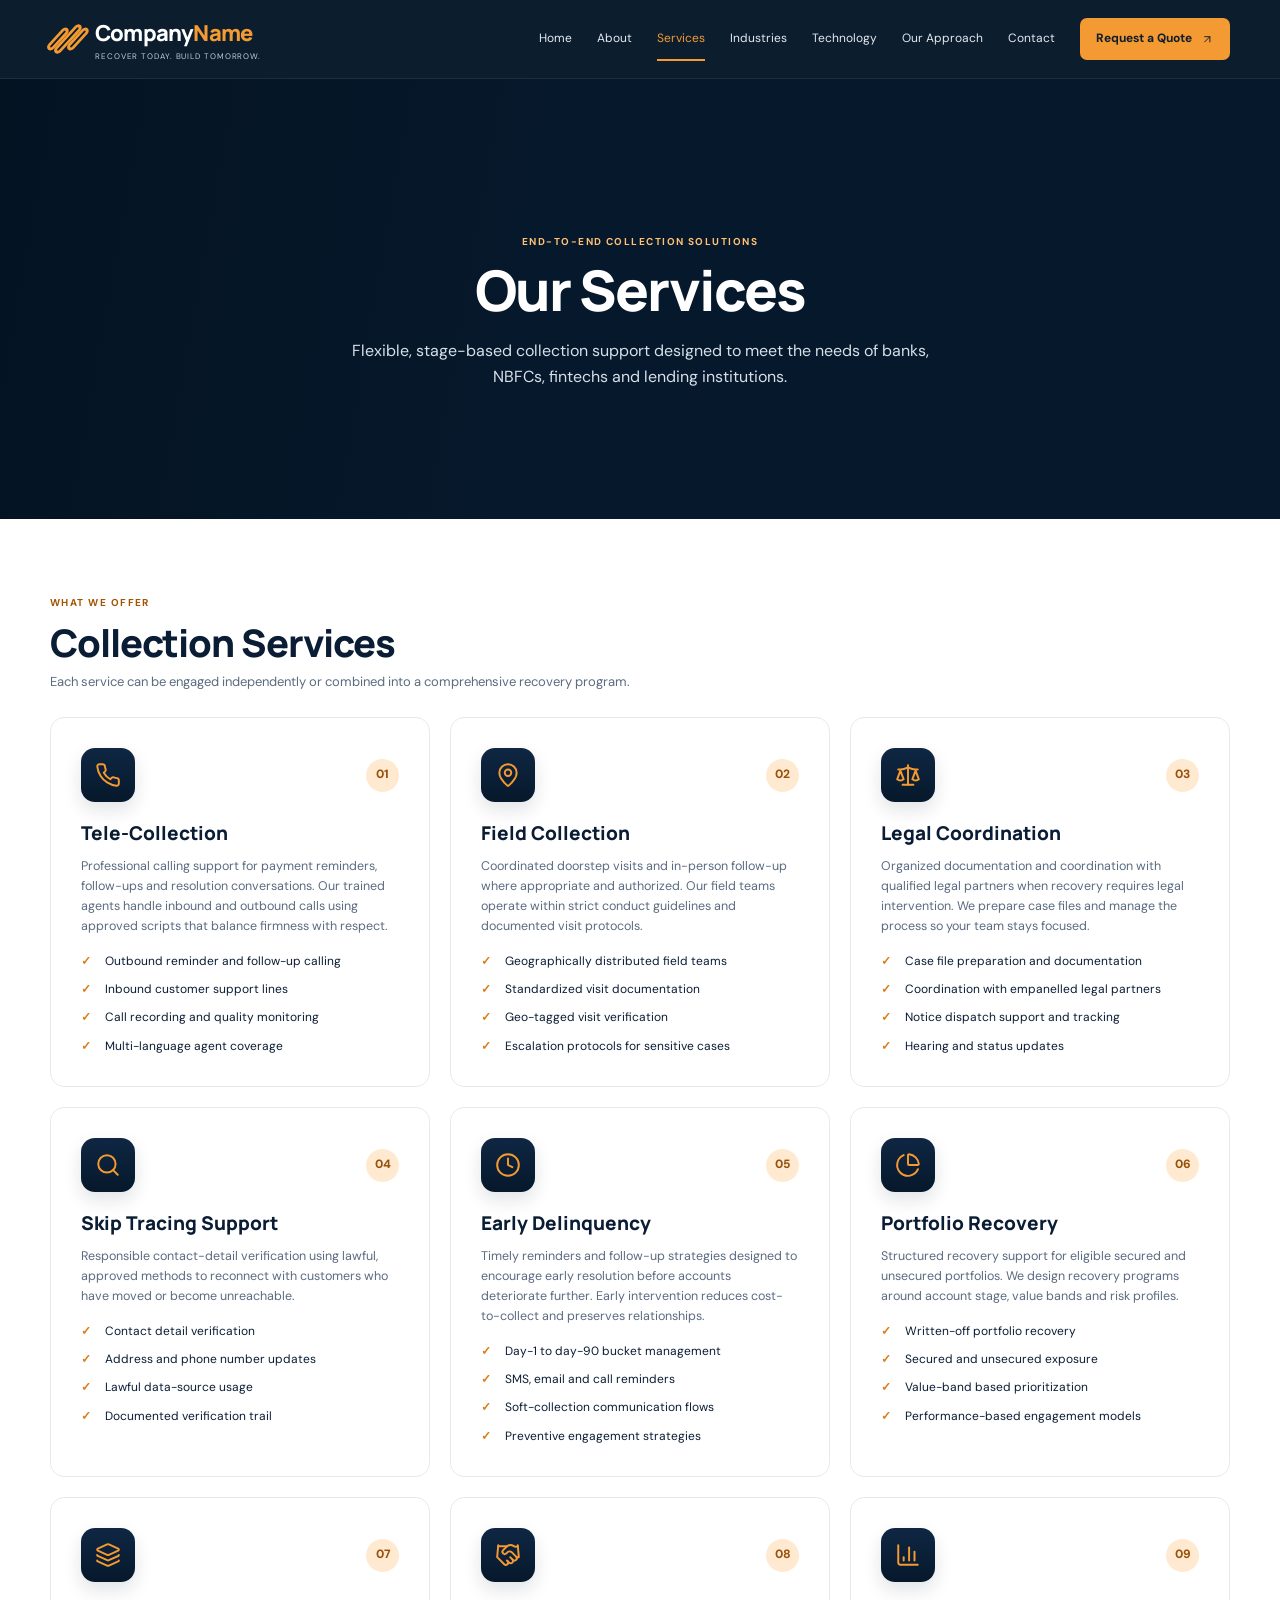
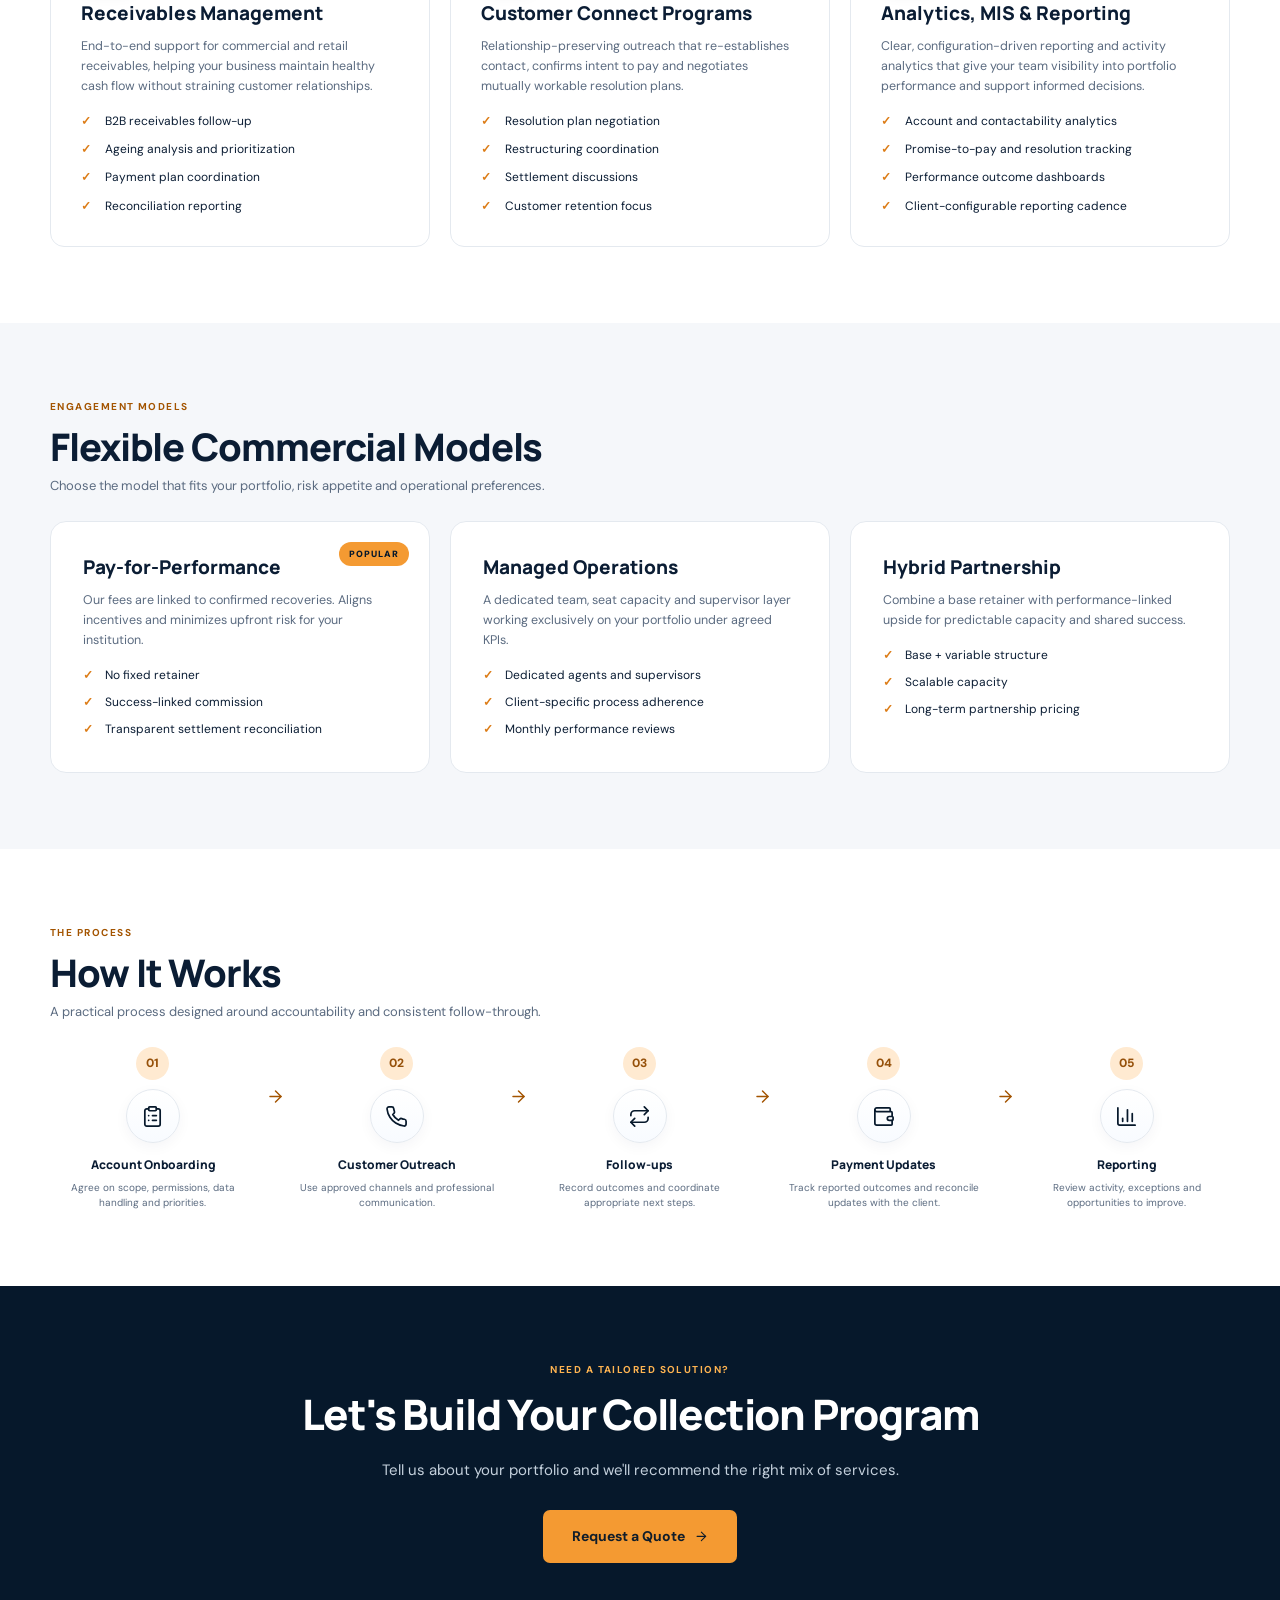
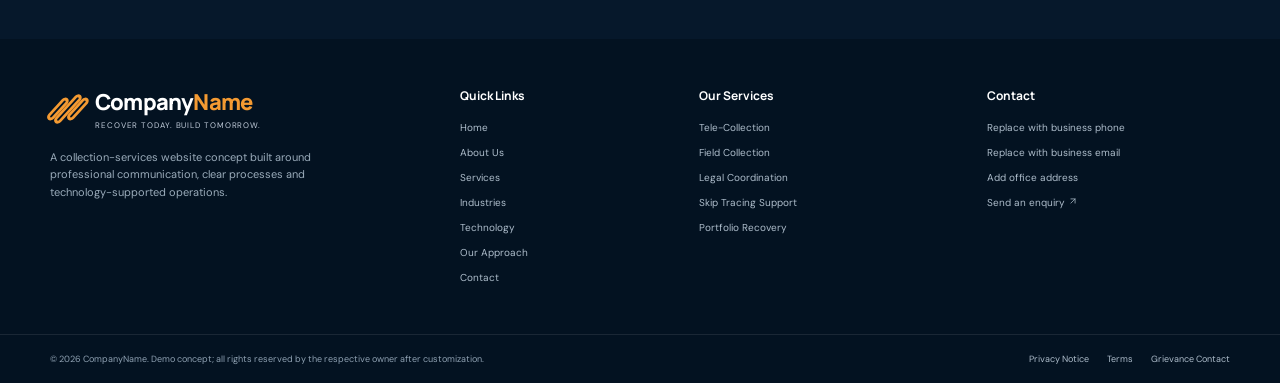
<file: Services/index.html>
<!doctype html>
<html lang="en">
<head>
  <meta charset="utf-8">
  <meta name="viewport" content="width=device-width, initial-scale=1">
  <meta name="theme-color" content="#06182b">
  <meta name="description" content="Explore CompanyName collection services - tele-collection, field collection, legal coordination, skip tracing, early delinquency and portfolio recovery for lenders and financial institutions.">
  <title>Our Services | CompanyName</title>
  <link rel="preconnect" href="https://fonts.googleapis.com">
  <link rel="preconnect" href="https://fonts.gstatic.com" crossorigin>
  <link href="https://fonts.googleapis.com/css2?family=DM+Sans:wght@400;500;600;700&family=Manrope:wght@400;500;600;700;800&display=swap" rel="stylesheet">
  <link rel="stylesheet" href="../styles.css">
  <script src="../script.js" defer></script>
  <noscript><style>.reveal,.reveal-group>*{opacity:1!important;transform:none!important}</style></noscript>
</head>
<body>
  <svg class="icon-sprite" xmlns="http://www.w3.org/2000/svg" aria-hidden="true" focusable="false"><symbol id="i-trending-up" viewBox="0 0 24 24"><polyline points="22 7 13.5 15.5 8.5 10.5 2 17" /> <polyline points="16 7 22 7 22 13" /></symbol><symbol id="i-arrow-up-right" viewBox="0 0 24 24"><path d="M7 7h10v10" /> <path d="M7 17 17 7" /></symbol><symbol id="i-arrow-right" viewBox="0 0 24 24"><path d="M5 12h14" /> <path d="m12 5 7 7-7 7" /></symbol><symbol id="i-map-pin" viewBox="0 0 24 24"><path d="M20 10c0 4.993-5.539 10.193-7.399 11.799a1 1 0 0 1-1.202 0C9.539 20.193 4 14.993 4 10a8 8 0 0 1 16 0" /> <circle cx="12" cy="10" r="3" /></symbol><symbol id="i-chat" viewBox="0 0 24 24"><path d="M7.9 20A9 9 0 1 0 4 16.1L2 22Z" /></symbol><symbol id="i-chart" viewBox="0 0 24 24"><path d="M3 3v16a2 2 0 0 0 2 2h16" /> <path d="M18 17V9" /> <path d="M13 17V5" /> <path d="M8 17v-3" /></symbol><symbol id="i-eye" viewBox="0 0 24 24"><path d="M2.062 12.348a1 1 0 0 1 0-.696 10.75 10.75 0 0 1 19.876 0 1 1 0 0 1 0 .696 10.75 10.75 0 0 1-19.876 0" /> <circle cx="12" cy="12" r="3" /></symbol><symbol id="i-smile" viewBox="0 0 24 24"><circle cx="12" cy="12" r="10" /> <path d="M8 14s1.5 2 4 2 4-2 4-2" /> <line x1="9" x2="9.01" y1="9" y2="9" /> <line x1="15" x2="15.01" y1="9" y2="9" /></symbol><symbol id="i-shield-check" viewBox="0 0 24 24"><path d="M20 13c0 5-3.5 7.5-7.66 8.95a1 1 0 0 1-.67-.01C7.5 20.5 4 18 4 13V6a1 1 0 0 1 1-1c2 0 4.5-1.2 6.24-2.72a1.17 1.17 0 0 1 1.52 0C14.51 3.81 17 5 19 5a1 1 0 0 1 1 1z" /> <path d="m9 12 2 2 4-4" /></symbol><symbol id="i-shield" viewBox="0 0 24 24"><path d="M20 13c0 5-3.5 7.5-7.66 8.95a1 1 0 0 1-.67-.01C7.5 20.5 4 18 4 13V6a1 1 0 0 1 1-1c2 0 4.5-1.2 6.24-2.72a1.17 1.17 0 0 1 1.52 0C14.51 3.81 17 5 19 5a1 1 0 0 1 1 1z" /></symbol><symbol id="i-route" viewBox="0 0 24 24"><circle cx="6" cy="19" r="3" /> <path d="M9 19h8.5a3.5 3.5 0 0 0 0-7h-11a3.5 3.5 0 0 1 0-7H15" /> <circle cx="18" cy="5" r="3" /></symbol><symbol id="i-cpu" viewBox="0 0 24 24"><rect width="16" height="16" x="4" y="4" rx="2" /> <rect width="6" height="6" x="9" y="9" rx="1" /> <path d="M15 2v2" /> <path d="M15 20v2" /> <path d="M2 15h2" /> <path d="M2 9h2" /> <path d="M20 15h2" /> <path d="M20 9h2" /> <path d="M9 2v2" /> <path d="M9 20v2" /></symbol><symbol id="i-users" viewBox="0 0 24 24"><path d="M16 21v-2a4 4 0 0 0-4-4H6a4 4 0 0 0-4 4v2" /> <circle cx="9" cy="7" r="4" /> <path d="M22 21v-2a4 4 0 0 0-3-3.87" /> <path d="M16 3.13a4 4 0 0 1 0 7.75" /></symbol><symbol id="i-scale" viewBox="0 0 24 24"><path d="m16 16 3-8 3 8c-.87.65-1.92 1-3 1s-2.13-.35-3-1Z" /> <path d="m2 16 3-8 3 8c-.87.65-1.92 1-3 1s-2.13-.35-3-1Z" /> <path d="M7 21h10" /> <path d="M12 3v18" /> <path d="M3 7h2c2 0 5-1 7-2 2 1 5 2 7 2h2" /></symbol><symbol id="i-search" viewBox="0 0 24 24"><circle cx="11" cy="11" r="8" /> <path d="m21 21-4.3-4.3" /></symbol><symbol id="i-clock" viewBox="0 0 24 24"><circle cx="12" cy="12" r="10" /> <polyline points="12 6 12 12 16 14" /></symbol><symbol id="i-pie" viewBox="0 0 24 24"><path d="M21 12c.552 0 1.005-.449.95-.998a10 10 0 0 0-8.953-8.951c-.55-.055-.998.398-.998.95v8a1 1 0 0 0 1 1z" /> <path d="M21.21 15.89A10 10 0 1 1 8 2.83" /></symbol><symbol id="i-clipboard" viewBox="0 0 24 24"><rect width="8" height="4" x="8" y="2" rx="1" ry="1" /> <path d="M16 4h2a2 2 0 0 1 2 2v14a2 2 0 0 1-2 2H6a2 2 0 0 1-2-2V6a2 2 0 0 1 2-2h2" /> <path d="M12 11h4" /> <path d="M12 16h4" /> <path d="M8 11h.01" /> <path d="M8 16h.01" /></symbol><symbol id="i-clipboard-check" viewBox="0 0 24 24"><rect width="8" height="4" x="8" y="2" rx="1" ry="1" /> <path d="M16 4h2a2 2 0 0 1 2 2v14a2 2 0 0 1-2 2H6a2 2 0 0 1-2-2V6a2 2 0 0 1 2-2h2" /> <path d="m9 14 2 2 4-4" /></symbol><symbol id="i-repeat" viewBox="0 0 24 24"><path d="m17 2 4 4-4 4" /> <path d="M3 11v-1a4 4 0 0 1 4-4h14" /> <path d="m7 22-4-4 4-4" /> <path d="M21 13v1a4 4 0 0 1-4 4H3" /></symbol><symbol id="i-wallet" viewBox="0 0 24 24"><path d="M19 7V4a1 1 0 0 0-1-1H5a2 2 0 0 0 0 4h15a1 1 0 0 1 1 1v4h-3a2 2 0 0 0 0 4h3a1 1 0 0 0 1-1v-2a1 1 0 0 0-1-1" /> <path d="M3 5v14a2 2 0 0 0 2 2h15a1 1 0 0 0 1-1v-4" /></symbol><symbol id="i-check" viewBox="0 0 24 24"><path d="M20 6 9 17l-5-5" /></symbol><symbol id="i-database" viewBox="0 0 24 24"><ellipse cx="12" cy="5" rx="9" ry="3" /> <path d="M3 5V19A9 3 0 0 0 21 19V5" /> <path d="M3 12A9 3 0 0 0 21 12" /></symbol><symbol id="i-lock" viewBox="0 0 24 24"><rect width="18" height="11" x="3" y="11" rx="2" ry="2" /> <path d="M7 11V7a5 5 0 0 1 10 0v4" /></symbol><symbol id="i-graduation" viewBox="0 0 24 24"><path d="M21.42 10.922a1 1 0 0 0-.019-1.838L12.83 5.18a2 2 0 0 0-1.66 0L2.6 9.08a1 1 0 0 0 0 1.832l8.57 3.908a2 2 0 0 0 1.66 0z" /> <path d="M22 10v6" /> <path d="M6 12.5V16a6 3 0 0 0 12 0v-3.5" /></symbol><symbol id="i-building" viewBox="0 0 24 24"><line x1="3" x2="21" y1="22" y2="22" /> <line x1="6" x2="6" y1="18" y2="11" /> <line x1="10" x2="10" y1="18" y2="11" /> <line x1="14" x2="14" y1="18" y2="11" /> <line x1="18" x2="18" y1="18" y2="11" /> <polygon points="12 2 20 7 4 7" /></symbol><symbol id="i-briefcase" viewBox="0 0 24 24"><path d="M16 20V4a2 2 0 0 0-2-2h-4a2 2 0 0 0-2 2v16" /> <rect width="20" height="14" x="2" y="6" rx="2" /></symbol><symbol id="i-smartphone" viewBox="0 0 24 24"><rect width="14" height="20" x="5" y="2" rx="2" ry="2" /> <path d="M12 18h.01" /></symbol><symbol id="i-home" viewBox="0 0 24 24"><path d="M15 21v-8a1 1 0 0 0-1-1h-4a1 1 0 0 0-1 1v8" /> <path d="M3 10a2 2 0 0 1 .709-1.528l7-5.999a2 2 0 0 1 2.582 0l7 5.999A2 2 0 0 1 21 10v9a2 2 0 0 1-2 2H5a2 2 0 0 1-2-2z" /></symbol><symbol id="i-globe" viewBox="0 0 24 24"><circle cx="12" cy="12" r="10" /> <path d="M12 2a14.5 14.5 0 0 0 0 20 14.5 14.5 0 0 0 0-20" /> <path d="M2 12h20" /></symbol><symbol id="i-rocket" viewBox="0 0 24 24"><path d="M4.5 16.5c-1.5 1.26-2 5-2 5s3.74-.5 5-2c.71-.84.7-2.13-.09-2.91a2.18 2.18 0 0 0-2.91-.09z" /> <path d="m12 15-3-3a22 22 0 0 1 2-3.95A12.88 12.88 0 0 1 22 2c0 2.72-.78 7.5-6 11a22.35 22.35 0 0 1-4 2z" /> <path d="M9 12H4s.55-3.03 2-4c1.62-1.08 5 0 5 0" /> <path d="M12 15v5s3.03-.55 4-2c1.08-1.62 0-5 0-5" /></symbol><symbol id="i-layers" viewBox="0 0 24 24"><path d="M12.83 2.18a2 2 0 0 0-1.66 0L2.6 6.08a1 1 0 0 0 0 1.83l8.58 3.91a2 2 0 0 0 1.66 0l8.58-3.9a1 1 0 0 0 0-1.83z" /> <path d="M2 12a1 1 0 0 0 .58.91l8.6 3.91a2 2 0 0 0 1.65 0l8.58-3.9A1 1 0 0 0 22 12" /> <path d="M2 17a1 1 0 0 0 .58.91l8.6 3.91a2 2 0 0 0 1.65 0l8.58-3.9A1 1 0 0 0 22 17" /></symbol><symbol id="i-target" viewBox="0 0 24 24"><circle cx="12" cy="12" r="10" /> <circle cx="12" cy="12" r="6" /> <circle cx="12" cy="12" r="2" /></symbol><symbol id="i-mail" viewBox="0 0 24 24"><rect width="20" height="16" x="2" y="4" rx="2" /> <path d="m22 7-8.97 5.7a1.94 1.94 0 0 1-2.06 0L2 7" /></symbol><symbol id="i-headset" viewBox="0 0 24 24"><path d="M3 14h3a2 2 0 0 1 2 2v3a2 2 0 0 1-2 2H5a2 2 0 0 1-2-2v-7a9 9 0 0 1 18 0v7a2 2 0 0 1-2 2h-1a2 2 0 0 1-2-2v-3a2 2 0 0 1 2-2h3" /></symbol><symbol id="i-plug" viewBox="0 0 24 24"><path d="M12 22v-5" /> <path d="M9 8V2" /> <path d="M15 8V2" /> <path d="M18 8v5a4 4 0 0 1-4 4h-4a4 4 0 0 1-4-4V8Z" /></symbol><symbol id="i-coins" viewBox="0 0 24 24"><circle cx="8" cy="8" r="6" /> <path d="M18.09 10.37A6 6 0 1 1 10.34 18" /> <path d="M7 6h1v4" /> <path d="m16.71 13.88.7.71-2.82 2.82" /></symbol><symbol id="i-badge-check" viewBox="0 0 24 24"><path d="M3.85 8.62a4 4 0 0 1 4.78-4.77 4 4 0 0 1 6.74 0 4 4 0 0 1 4.78 4.78 4 4 0 0 1 0 6.74 4 4 0 0 1-4.77 4.78 4 4 0 0 1-6.75 0 4 4 0 0 1-4.78-4.77 4 4 0 0 1 0-6.76Z" /> <path d="m9 12 2 2 4-4" /></symbol><symbol id="i-quote" viewBox="0 0 24 24"><path d="M16 3a2 2 0 0 0-2 2v6a2 2 0 0 0 2 2 1 1 0 0 1 1 1v1a2 2 0 0 1-2 2 1 1 0 0 0-1 1v2a1 1 0 0 0 1 1 6 6 0 0 0 6-6V5a2 2 0 0 0-2-2z" /> <path d="M5 3a2 2 0 0 0-2 2v6a2 2 0 0 0 2 2 1 1 0 0 1 1 1v1a2 2 0 0 1-2 2 1 1 0 0 0-1 1v2a1 1 0 0 0 1 1 6 6 0 0 0 6-6V5a2 2 0 0 0-2-2z" /></symbol><symbol id="i-star" viewBox="0 0 24 24"><path d="M11.525 2.295a.53.53 0 0 1 .95 0l2.31 4.679a2.123 2.123 0 0 0 1.595 1.16l5.166.756a.53.53 0 0 1 .294.904l-3.736 3.638a2.123 2.123 0 0 0-.611 1.878l.882 5.14a.53.53 0 0 1-.771.56l-4.618-2.428a2.122 2.122 0 0 0-1.973 0L6.396 21.01a.53.53 0 0 1-.77-.56l.881-5.139a2.122 2.122 0 0 0-.611-1.879L2.16 9.795a.53.53 0 0 1 .294-.906l5.165-.755a2.122 2.122 0 0 0 1.597-1.16z" /></symbol><symbol id="i-phone" viewBox="0 0 24 24"><path d="M22 16.92v3a2 2 0 0 1-2.18 2 19.79 19.79 0 0 1-8.63-3.07 19.5 19.5 0 0 1-6-6 19.79 19.79 0 0 1-3.07-8.67A2 2 0 0 1 4.11 2h3a2 2 0 0 1 2 1.72 12.84 12.84 0 0 0 .7 2.81 2 2 0 0 1-.45 2.11L8.09 9.91a16 16 0 0 0 6 6l1.27-1.27a2 2 0 0 1 2.11-.45 12.84 12.84 0 0 0 2.81.7A2 2 0 0 1 22 16.92z" /></symbol><symbol id="i-shopping-bag" viewBox="0 0 24 24"><path d="M6 2 3 6v14a2 2 0 0 0 2 2h14a2 2 0 0 0 2-2V6l-3-4Z" /> <path d="M3 6h18" /> <path d="M16 10a4 4 0 0 1-8 0" /></symbol><symbol id="i-heart" viewBox="0 0 24 24"><path d="M19 14c1.49-1.46 3-3.21 3-5.5A5.5 5.5 0 0 0 16.5 3c-1.76 0-3 .5-4.5 2-1.5-1.5-2.74-2-4.5-2A5.5 5.5 0 0 0 2 8.5c0 2.3 1.5 4.05 3 5.5l7 7Z" /></symbol><symbol id="i-handshake" viewBox="0 0 24 24"><path d="m11 17 2 2a1 1 0 1 0 3-3" /> <path d="m14 14 2.5 2.5a1 1 0 1 0 3-3l-3.88-3.88a3 3 0 0 0-4.24 0l-.88.88a1 1 0 1 1-3-3l2.81-2.81a5.79 5.79 0 0 1 7.06-.87l.47.28a2 2 0 0 0 1.42.25L21 4" /> <path d="m21 3 1 11h-2" /> <path d="M3 3 2 14l6.5 6.5a1 1 0 1 0 3-3" /> <path d="M3 4h8" /></symbol><symbol id="i-user-check" viewBox="0 0 24 24"><path d="M16 21v-2a4 4 0 0 0-4-4H6a4 4 0 0 0-4 4v2" /> <circle cx="9" cy="7" r="4" /> <polyline points="16 11 18 13 22 9" /></symbol></svg>
  <a class="skip-link" href="#main">Skip to content</a>
  <header class="site-header" id="top">
    <div class="container nav-wrap">
      <a class="brand" href="../index.html">
        <span class="brand-mark" aria-hidden="true"><i></i><i></i><i></i></span>
        <span class="brand-copy"><strong>Company<span>Name</span></strong><small>RECOVER TODAY. BUILD TOMORROW.</small></span>
      </a>
      <button class="menu-toggle" aria-expanded="false" aria-controls="primary-nav" aria-label="Open navigation"><span></span><span></span><span></span></button>
      <nav class="primary-nav" id="primary-nav" aria-label="Main navigation">
        <a href="../index.html">Home</a>
        <a href="../About/index.html">About</a>
        <a class="active" href="index.html">Services</a>
        <a href="../Industries/index.html">Industries</a>
        <a href="../Technology/index.html">Technology</a>
        <a href="../Approach/index.html">Our Approach</a>
        <a href="../Contact/index.html">Contact</a>
        <a class="button button-orange nav-cta" href="#quote" data-quote-open aria-haspopup="dialog">Request a Quote <svg class="icon" aria-hidden="true" focusable="false"><use href="#i-arrow-up-right"></use></svg></a>
      </nav>
    </div>
  </header>

  <main id="main">
    <section class="page-hero">
      <div class="page-hero-bg" style="background-image:url('https://images.unsplash.com/photo-1552664730-d307ca884978?auto=format&fit=crop&w=1600&q=85')" role="img" aria-label="Team collaborating around a table"></div>
      <div class="page-hero-overlay"></div>
      <div class="container page-hero-inner reveal">
        <p class="eyebrow eyebrow-light">END-TO-END COLLECTION SOLUTIONS</p>
        <h1>Our Services</h1>
        <p class="page-hero-lead">Flexible, stage-based collection support designed to meet the needs of banks, NBFCs, fintechs and lending institutions.</p>
      </div>
    </section>

    <section class="section">
      <div class="container">
        <div class="section-heading compact reveal">
          <div>
            <p class="eyebrow">WHAT WE OFFER</p>
            <h2>Collection Services</h2>
            <p>Each service can be engaged independently or combined into a comprehensive recovery program.</p>
          </div>
        </div>
        <div class="services-detail-grid reveal-group">
          <article class="service-detail">
            <div class="service-detail-head">
              <span class="service-detail-icon"><svg class="icon" aria-hidden="true" focusable="false"><use href="#i-phone"></use></svg></span>
              <span class="step-number">01</span>
            </div>
            <h3>Tele-Collection</h3>
            <p>Professional calling support for payment reminders, follow-ups and resolution conversations. Our trained agents handle inbound and outbound calls using approved scripts that balance firmness with respect.</p>
            <ul class="service-detail-list">
              <li>Outbound reminder and follow-up calling</li>
              <li>Inbound customer support lines</li>
              <li>Call recording and quality monitoring</li>
              <li>Multi-language agent coverage</li>
            </ul>
          </article>

          <article class="service-detail">
            <div class="service-detail-head">
              <span class="service-detail-icon"><svg class="icon" aria-hidden="true" focusable="false"><use href="#i-map-pin"></use></svg></span>
              <span class="step-number">02</span>
            </div>
            <h3>Field Collection</h3>
            <p>Coordinated doorstep visits and in-person follow-up where appropriate and authorized. Our field teams operate within strict conduct guidelines and documented visit protocols.</p>
            <ul class="service-detail-list">
              <li>Geographically distributed field teams</li>
              <li>Standardized visit documentation</li>
              <li>Geo-tagged visit verification</li>
              <li>Escalation protocols for sensitive cases</li>
            </ul>
          </article>

          <article class="service-detail">
            <div class="service-detail-head">
              <span class="service-detail-icon"><svg class="icon" aria-hidden="true" focusable="false"><use href="#i-scale"></use></svg></span>
              <span class="step-number">03</span>
            </div>
            <h3>Legal Coordination</h3>
            <p>Organized documentation and coordination with qualified legal partners when recovery requires legal intervention. We prepare case files and manage the process so your team stays focused.</p>
            <ul class="service-detail-list">
              <li>Case file preparation and documentation</li>
              <li>Coordination with empanelled legal partners</li>
              <li>Notice dispatch support and tracking</li>
              <li>Hearing and status updates</li>
            </ul>
          </article>

          <article class="service-detail">
            <div class="service-detail-head">
              <span class="service-detail-icon"><svg class="icon" aria-hidden="true" focusable="false"><use href="#i-search"></use></svg></span>
              <span class="step-number">04</span>
            </div>
            <h3>Skip Tracing Support</h3>
            <p>Responsible contact-detail verification using lawful, approved methods to reconnect with customers who have moved or become unreachable.</p>
            <ul class="service-detail-list">
              <li>Contact detail verification</li>
              <li>Address and phone number updates</li>
              <li>Lawful data-source usage</li>
              <li>Documented verification trail</li>
            </ul>
          </article>

          <article class="service-detail">
            <div class="service-detail-head">
              <span class="service-detail-icon"><svg class="icon" aria-hidden="true" focusable="false"><use href="#i-clock"></use></svg></span>
              <span class="step-number">05</span>
            </div>
            <h3>Early Delinquency</h3>
            <p>Timely reminders and follow-up strategies designed to encourage early resolution before accounts deteriorate further. Early intervention reduces cost-to-collect and preserves relationships.</p>
            <ul class="service-detail-list">
              <li>Day-1 to day-90 bucket management</li>
              <li>SMS, email and call reminders</li>
              <li>Soft-collection communication flows</li>
              <li>Preventive engagement strategies</li>
            </ul>
          </article>

          <article class="service-detail">
            <div class="service-detail-head">
              <span class="service-detail-icon"><svg class="icon" aria-hidden="true" focusable="false"><use href="#i-pie"></use></svg></span>
              <span class="step-number">06</span>
            </div>
            <h3>Portfolio Recovery</h3>
            <p>Structured recovery support for eligible secured and unsecured portfolios. We design recovery programs around account stage, value bands and risk profiles.</p>
            <ul class="service-detail-list">
              <li>Written-off portfolio recovery</li>
              <li>Secured and unsecured exposure</li>
              <li>Value-band based prioritization</li>
              <li>Performance-based engagement models</li>
            </ul>
          </article>

          <article class="service-detail">
            <div class="service-detail-head">
              <span class="service-detail-icon"><svg class="icon" aria-hidden="true" focusable="false"><use href="#i-layers"></use></svg></span>
              <span class="step-number">07</span>
            </div>
            <h3>Receivables Management</h3>
            <p>End-to-end support for commercial and retail receivables, helping your business maintain healthy cash flow without straining customer relationships.</p>
            <ul class="service-detail-list">
              <li>B2B receivables follow-up</li>
              <li>Ageing analysis and prioritization</li>
              <li>Payment plan coordination</li>
              <li>Reconciliation reporting</li>
            </ul>
          </article>

          <article class="service-detail">
            <div class="service-detail-head">
              <span class="service-detail-icon"><svg class="icon" aria-hidden="true" focusable="false"><use href="#i-handshake"></use></svg></span>
              <span class="step-number">08</span>
            </div>
            <h3>Customer Connect Programs</h3>
            <p>Relationship-preserving outreach that re-establishes contact, confirms intent to pay and negotiates mutually workable resolution plans.</p>
            <ul class="service-detail-list">
              <li>Resolution plan negotiation</li>
              <li>Restructuring coordination</li>
              <li>Settlement discussions</li>
              <li>Customer retention focus</li>
            </ul>
          </article>

          <article class="service-detail">
            <div class="service-detail-head">
              <span class="service-detail-icon"><svg class="icon" aria-hidden="true" focusable="false"><use href="#i-chart"></use></svg></span>
              <span class="step-number">09</span>
            </div>
            <h3>Analytics, MIS & Reporting</h3>
            <p>Clear, configuration-driven reporting and activity analytics that give your team visibility into portfolio performance and support informed decisions.</p>
            <ul class="service-detail-list">
              <li>Account and contactability analytics</li>
              <li>Promise-to-pay and resolution tracking</li>
              <li>Performance outcome dashboards</li>
              <li>Client-configurable reporting cadence</li>
            </ul>
          </article>
        </div>
      </div>
    </section>

    <section class="section engagement-models">
      <div class="container">
        <div class="section-heading compact reveal"><div><p class="eyebrow">ENGAGEMENT MODELS</p><h2>Flexible Commercial Models</h2><p>Choose the model that fits your portfolio, risk appetite and operational preferences.</p></div></div>
        <div class="model-grid reveal-group">
          <article class="model-card">
            <span class="model-tag">POPULAR</span>
            <h3>Pay-for-Performance</h3>
            <p>Our fees are linked to confirmed recoveries. Aligns incentives and minimizes upfront risk for your institution.</p>
            <ul><li>No fixed retainer</li><li>Success-linked commission</li><li>Transparent settlement reconciliation</li></ul>
          </article>
          <article class="model-card">
            <h3>Managed Operations</h3>
            <p>A dedicated team, seat capacity and supervisor layer working exclusively on your portfolio under agreed KPIs.</p>
            <ul><li>Dedicated agents and supervisors</li><li>Client-specific process adherence</li><li>Monthly performance reviews</li></ul>
          </article>
          <article class="model-card">
            <h3>Hybrid Partnership</h3>
            <p>Combine a base retainer with performance-linked upside for predictable capacity and shared success.</p>
            <ul><li>Base + variable structure</li><li>Scalable capacity</li><li>Long-term partnership pricing</li></ul>
          </article>
        </div>
      </div>
    </section>

    <section class="section">
      <div class="container">
        <div class="section-heading compact reveal"><div><p class="eyebrow">THE PROCESS</p><h2>How It Works</h2><p>A practical process designed around accountability and consistent follow-through.</p></div></div>
        <div class="process-grid reveal-group">
          <article class="process-step"><span class="step-number">01</span><span class="process-icon"><svg class="icon" aria-hidden="true" focusable="false"><use href="#i-clipboard"></use></svg></span><h3>Account Onboarding</h3><p>Agree on scope, permissions, data handling and priorities.</p></article>
          <span class="process-arrow" aria-hidden="true"><svg class="icon" aria-hidden="true" focusable="false"><use href="#i-arrow-right"></use></svg></span>
          <article class="process-step"><span class="step-number">02</span><span class="process-icon"><svg class="icon" aria-hidden="true" focusable="false"><use href="#i-phone"></use></svg></span><h3>Customer Outreach</h3><p>Use approved channels and professional communication.</p></article>
          <span class="process-arrow" aria-hidden="true"><svg class="icon" aria-hidden="true" focusable="false"><use href="#i-arrow-right"></use></svg></span>
          <article class="process-step"><span class="step-number">03</span><span class="process-icon"><svg class="icon" aria-hidden="true" focusable="false"><use href="#i-repeat"></use></svg></span><h3>Follow-ups</h3><p>Record outcomes and coordinate appropriate next steps.</p></article>
          <span class="process-arrow" aria-hidden="true"><svg class="icon" aria-hidden="true" focusable="false"><use href="#i-arrow-right"></use></svg></span>
          <article class="process-step"><span class="step-number">04</span><span class="process-icon"><svg class="icon" aria-hidden="true" focusable="false"><use href="#i-wallet"></use></svg></span><h3>Payment Updates</h3><p>Track reported outcomes and reconcile updates with the client.</p></article>
          <span class="process-arrow" aria-hidden="true"><svg class="icon" aria-hidden="true" focusable="false"><use href="#i-arrow-right"></use></svg></span>
          <article class="process-step"><span class="step-number">05</span><span class="process-icon"><svg class="icon" aria-hidden="true" focusable="false"><use href="#i-chart"></use></svg></span><h3>Reporting</h3><p>Review activity, exceptions and opportunities to improve.</p></article>
        </div>
      </div>
    </section>

    <section class="section cta-section reveal" style="background:var(--navy); color:white; text-align:center;">
      <div class="container" style="max-width:700px;">
        <p class="eyebrow eyebrow-orange">NEED A TAILORED SOLUTION?</p>
        <h2 style="font:800 clamp(28px,3.5vw,42px)/1.15 Manrope,sans-serif; letter-spacing:-1.2px; margin:12px 0 20px;">Let's Build Your Collection Program</h2>
        <p style="color:#c4d0dc; font-size:15px; margin-bottom:28px;">Tell us about your portfolio and we'll recommend the right mix of services.</p>
        <a class="button button-orange" href="#quote" data-quote-open aria-haspopup="dialog" style="font-size:14px; padding:14px 28px;">Request a Quote <svg class="icon" aria-hidden="true" focusable="false"><use href="#i-arrow-right"></use></svg></a>
      </div>
    </section>
  </main>

  <footer class="site-footer">
    <div class="container footer-main">
      <div class="footer-brand"><a class="brand" href="../index.html"><span class="brand-mark" aria-hidden="true"><i></i><i></i><i></i></span><span class="brand-copy"><strong>Company<span>Name</span></strong><small>RECOVER TODAY. BUILD TOMORROW.</small></span></a><p>A collection-services website concept built around professional communication, clear processes and technology-supported operations.</p></div>
      <div class="footer-col"><h3>Quick Links</h3><a href="../index.html">Home</a><a href="../About/index.html">About Us</a><a href="index.html">Services</a><a href="../Industries/index.html">Industries</a><a href="../Technology/index.html">Technology</a><a href="../Approach/index.html">Our Approach</a><a href="../Contact/index.html">Contact</a></div>
      <div class="footer-col"><h3>Our Services</h3><a href="index.html">Tele-Collection</a><a href="index.html">Field Collection</a><a href="index.html">Legal Coordination</a><a href="index.html">Skip Tracing Support</a><a href="index.html">Portfolio Recovery</a></div>
      <div class="footer-col"><h3>Contact</h3><p>Replace with business phone</p><p>Replace with business email</p><p>Add office address</p><a href="../Contact/index.html">Send an enquiry <svg class="icon" aria-hidden="true" focusable="false"><use href="#i-arrow-up-right"></use></svg></a></div>
    </div>
    <div class="footer-bottom"><div class="container"><span>© <span id="year"></span> CompanyName. Demo concept; all rights reserved by the respective owner after customization.</span><div><a href="../Contact/index.html">Privacy Notice</a><a href="../Contact/index.html">Terms</a><a href="../Contact/index.html">Grievance Contact</a></div></div></div>
  </footer>
</body>
</html>
</file>
<file: styles.css>
:root{--navy:#06182b;--navy-2:#0b2540;--navy-3:#123756;--orange:#f49a32;--orange-2:#ffb451;--ink:#0b1d34;--muted:#5b6b80;--pale:#f4f7fa;--line:#e4e9ef;--white:#fff;--radius:18px;--shadow:0 18px 50px rgba(7,25,44,.10)}
*{box-sizing:border-box}html{scroll-behavior:smooth;scroll-padding-top:90px}body{margin:0;font-family:"DM Sans",sans-serif;color:var(--ink);background:#fff;line-height:1.6}img{max-width:100%;display:block}a{color:inherit;text-decoration:none}button,input,select,textarea{font:inherit}.container{width:min(1180px,calc(100% - 48px));margin-inline:auto}.skip-link{position:absolute;top:-60px;left:12px;background:#fff;padding:10px;z-index:1000}.skip-link:focus{top:12px}.site-header{position:sticky;top:0;z-index:100;background:rgba(5,22,40,.97);backdrop-filter:blur(14px);border-bottom:1px solid rgba(255,255,255,.08)}.nav-wrap{min-height:78px;display:flex;align-items:center;justify-content:space-between;gap:26px}.brand{display:inline-flex;align-items:center;gap:10px;color:white;flex-shrink:0}.brand-mark{width:35px;height:35px;display:flex;align-items:center;justify-content:center;gap:2px;transform:skew(-12deg)}.brand-mark i{display:block;width:8px;height:26px;border:3px solid var(--orange);border-radius:5px;transform:rotate(35deg)}.brand-mark i:nth-child(2){height:34px}.brand-mark i:nth-child(3){height:26px}.brand-copy{display:flex;flex-direction:column;line-height:1.1}.brand-copy strong{font:800 22px Manrope,sans-serif;letter-spacing:-.8px}.brand-copy strong span{color:var(--orange)}.brand-copy small{font-size:8px;letter-spacing:.9px;color:#c1ccda;margin-top:4px}.primary-nav{display:flex;align-items:center;gap:25px}.primary-nav>a:not(.button){font-size:12px;color:#e3eaf1;transition:color .2s}.primary-nav>a:not(.button):hover,.primary-nav>a.active{color:var(--orange)}.primary-nav>a.active{position:relative}.primary-nav>a.active:after{content:"";height:2px;background:var(--orange);position:absolute;left:0;right:0;bottom:-12px}.button{display:inline-flex;align-items:center;justify-content:center;gap:9px;padding:12px 19px;border-radius:7px;border:1px solid transparent;font-size:12px;font-weight:700;transition:transform .2s,background .2s;cursor:pointer}.button:hover{transform:translateY(-2px)}.button-orange{background:var(--orange);color:#101d2a}.button-orange:hover{background:var(--orange-2)}.button-outline{border-color:rgba(255,255,255,.8);color:white;background:rgba(6,24,43,.25)}.button-light-outline{border-color:#9aa8b8;color:var(--navy);background:white}.nav-cta{padding:10px 15px;white-space:nowrap}.menu-toggle{display:none;background:transparent;border:0;padding:8px}.menu-toggle span{display:block;width:24px;height:2px;background:white;margin:5px}
.hero{position:relative;min-height:70vh;overflow:hidden;background:var(--navy);color:white}.hero-photo{position:absolute;top:0;left:38%;width:62%;height:100%;object-fit:cover;object-position:center 42%}.hero-shade{position:absolute;inset:0;background:linear-gradient(90deg,#06182b 0%,#06182b 34%,rgba(6,24,43,.90) 46%,rgba(6,24,43,.15) 78%,rgba(6,24,43,.35) 100%)}.hero-inner{position:relative;z-index:1;min-height:70vh;display:flex;align-items:center;justify-content:space-between;gap:36px;padding-block:clamp(56px,8vh,110px)}.hero-copy{max-width:610px}.eyebrow{font-size:10px;font-weight:700;letter-spacing:1.45px;color:#d77916;margin:0 0 10px}.eyebrow-light{color:#ffc176}.hero h1{font:800 clamp(46px,6vw,84px)/1.02 Manrope,sans-serif;letter-spacing:-2.8px;margin:0 0 20px}.hero h1 span,.contact-copy h2 span{color:var(--orange)}.hero-lead{max-width:540px;font-size:clamp(16px,1.25vw,19px);color:#dbe4ec;margin:0 0 26px}.hero-actions{display:flex;gap:12px;flex-wrap:wrap}.hero-points{display:flex;flex-wrap:wrap;gap:18px 22px;margin-top:34px}.hero-points span{display:flex;align-items:center;gap:8px;color:#e0e8f0;font-size:12.5px}.line-icon{color:var(--orange);font-size:18px}.hero-card{width:270px;flex-shrink:0;padding:23px;background:rgba(255,255,255,.97);color:var(--ink);border-radius:13px;box-shadow:0 20px 55px #06182b55}.hero-card>.eyebrow{font-size:9px;margin-bottom:18px}.hero-card-item{display:flex;gap:11px;align-items:center;padding:12px 0;border-bottom:1px solid var(--line)}.round-icon,.benefit-icon{display:grid;place-items:center;flex-shrink:0;width:40px;height:40px;border-radius:50%;background:#fff0df;color:#dc7c16;font-size:20px}.hero-card-item strong,.hero-card-item small{display:block}.hero-card-item strong{font-size:12px}.hero-card-item small{font-size:10px;color:var(--muted);margin-top:2px}.text-link{display:inline-block;color:#b7650e;font-size:11px;font-weight:700;margin-top:17px}.text-link span{padding-left:5px}.trust-strip{background:white;border-bottom:1px solid var(--line);box-shadow:0 8px 22px rgba(7,25,44,.04)}.trust-grid{display:grid;grid-template-columns:repeat(4,1fr);padding-block:24px;gap:18px}.trust-item{display:flex;align-items:center;gap:13px;padding-inline:16px;border-right:1px solid var(--line)}.trust-item:last-child{border:0}.trust-icon{font-size:27px;color:var(--orange)}.trust-item strong,.trust-item small{display:block}.trust-item strong{font-size:12px}.trust-item small{font-size:10px;color:var(--muted);margin-top:3px}
.section{padding:76px 0}.about-grid{display:grid;grid-template-columns:1fr .9fr 1.05fr;align-items:center;gap:35px}.about-copy h2,.section h2,.technology-copy h2,.contact-copy h2{font:800 clamp(28px,3vw,38px)/1.15 Manrope,sans-serif;letter-spacing:-1.1px;margin:0 0 16px}.about-copy>p:not(.eyebrow){font-size:13px;color:var(--muted);margin:0 0 22px}.about-benefits{display:grid;gap:19px}.benefit{display:flex;align-items:center;gap:12px}.benefit-icon{width:43px;height:43px;font-size:19px}.benefit strong,.benefit small{display:block}.benefit strong{font-size:12px}.benefit small{font-size:10px;color:var(--muted);margin-top:3px}.about-image{height:310px;position:relative;overflow:hidden;border-radius:12px}.about-image img{width:100%;height:100%;object-fit:cover}.about-image:after{content:"";position:absolute;inset:35% 0 0;background:linear-gradient(transparent,rgba(4,19,34,.9))}.image-caption{position:absolute;z-index:1;bottom:23px;left:23px;color:white}.image-caption span{display:block;color:var(--orange-2);font-size:9px;letter-spacing:1.4px;margin-bottom:8px}.image-caption strong{font:700 22px/1.25 Manrope,sans-serif}
.services-section{background:#f5f7fa}.section-heading{display:flex;justify-content:space-between;align-items:end;gap:24px;margin-bottom:27px}.section-heading h2{margin-bottom:7px}.section-heading p:not(.eyebrow){color:var(--muted);font-size:13px;margin:0}.services-grid{display:grid;grid-template-columns:repeat(3,1fr);gap:14px}.service-card{position:relative;background:white;border:1px solid #edf0f4;border-radius:12px;padding:24px 22px;min-height:185px;transition:transform .2s,box-shadow .2s}.service-card:hover{transform:translateY(-4px);box-shadow:var(--shadow)}.service-icon{display:block;color:var(--orange);font-size:30px;line-height:1;margin-bottom:23px}.card-arrow{position:absolute;right:20px;top:22px;color:#68798c}.service-card h3{font:800 15px Manrope,sans-serif;margin:0 0 8px}.service-card p{font-size:11px;line-height:1.6;color:var(--muted);margin:0;max-width:280px}
.process-section{padding-block:65px}.compact{margin-bottom:25px}.process-grid{display:grid;grid-template-columns:1fr 20px 1fr 20px 1fr 20px 1fr 20px 1fr;align-items:start;gap:9px}.process-step{position:relative;text-align:center;padding:0 5px}.step-number{display:inline-grid;place-items:center;width:33px;height:33px;border-radius:50%;background:#ffead1;color:#a85a0a;font-weight:800;font-size:12px;margin-bottom:9px}.process-icon{display:grid;place-items:center;margin:0 auto 13px;width:54px;height:54px;border:1px solid #e4e9ef;box-shadow:0 4px 14px #0a223b0b;border-radius:50%;font-size:23px;color:var(--navy)}.process-step h3{font:800 12px Manrope,sans-serif;margin:0 0 7px}.process-step p{font-size:10px;color:var(--muted);line-height:1.5;margin:0}.process-arrow{padding-top:37px;color:#c27a28;font-size:19px;text-align:center}
.technology-section{background:linear-gradient(110deg,#04172a,#0b2946);color:white;padding:60px 0;overflow:hidden}.technology-grid{display:grid;grid-template-columns:1fr 1.2fr .7fr;align-items:center;gap:30px}.eyebrow-orange{color:var(--orange-2)}.technology-copy h2{font-size:34px}.technology-copy>p:not(.eyebrow){color:#c6d1dd;font-size:13px;max-width:350px;margin:0 0 22px}.dashboard{padding:13px;border-radius:13px;background:#f8fafc;box-shadow:0 18px 40px #0005;transform:perspective(900px) rotateY(-3deg)}.dash-top{display:flex;justify-content:space-between;align-items:center;padding:4px 4px 12px;color:var(--navy);font-size:9px}.dash-logo{font-weight:800}.dash-status{color:#5e7a91}.dash-dots{letter-spacing:2px}.dash-body{display:grid;grid-template-columns:27px 1fr;min-height:175px;background:white;border:1px solid #e4e9ef}.dash-sidebar{background:var(--navy);display:flex;align-items:center;flex-direction:column;gap:17px;padding-top:15px}.dash-sidebar i{width:10px;height:10px;border:1px solid #91a5ba;border-radius:3px}.dash-main{padding:13px}.dash-label{display:flex;justify-content:space-between;font-size:8px;font-weight:700;margin:0 0 10px}.dash-label span{color:#9aa8b8;font-weight:400}.dash-metrics{display:grid;grid-template-columns:repeat(3,1fr);gap:7px}.dash-metrics div{border:1px solid #e7edf2;border-radius:5px;padding:8px}.dash-metrics small,.dash-metrics b{display:block}.dash-metrics small{font-size:7px;color:var(--muted)}.dash-metrics b{font-size:16px;margin-top:4px}.chart{position:relative;margin-top:12px;height:80px;overflow:hidden}.chart-lines{position:absolute;inset:0;display:flex;flex-direction:column;justify-content:space-between}.chart-lines i{border-top:1px solid #e9eef3}.chart svg{position:relative;width:100%;height:100%;overflow:visible}.tech-features{display:grid;gap:14px}.tech-features div{display:flex;align-items:center;gap:10px;font-size:11px;color:#e3eaf1}.tech-features span{display:grid;place-items:center;background:var(--orange);color:var(--navy);font-weight:900;width:20px;height:20px;border-radius:5px;flex-shrink:0}
.industries-section{padding-block:70px}.industry-grid{display:grid;grid-template-columns:repeat(6,1fr);gap:12px}.industry-card{border:1px solid var(--line);border-radius:9px;overflow:hidden;background:white;transition:transform .2s}.industry-card:hover{transform:translateY(-3px)}.industry-card img{width:100%;height:100px;object-fit:cover}.industry-card strong{display:block;padding:11px 10px;font-size:11px}
.values-section{background:#f5f7fa;padding-block:58px}.values-grid{display:grid;grid-template-columns:1fr 1fr;gap:18px}.ethics-panel,.impact-panel{border-radius:15px;padding:34px}.ethics-panel{background:#ffecd7;position:relative;overflow:hidden}.ethics-panel:after{content:"◇";position:absolute;font-size:210px;line-height:1;color:#eabf8e;right:-10px;bottom:-75px;opacity:.35}.ethics-panel h2,.impact-panel h2{font-size:28px}.ethics-panel>p:not(.eyebrow){font-size:12px;color:#5f5b57;max-width:420px}.principles{position:relative;z-index:1;display:flex;flex-wrap:wrap;gap:9px;margin-top:22px}.principles span{padding:8px 10px;border-radius:7px;background:#fffaf4;font-size:10px;font-weight:700}.impact-panel{background:var(--navy);color:white}.impact-list{display:grid;gap:13px;margin-top:21px}.impact-list>div{display:grid;grid-template-columns:34px 1fr;column-gap:10px;align-items:center}.impact-symbol{grid-row:span 2;width:32px;height:32px;border-radius:50%;display:grid;place-items:center;background:var(--orange);color:var(--navy)}.impact-list strong{font-size:12px}.impact-list small{font-size:10px;color:#bdcad8}.note{font-size:9px;color:#a9bbcc;margin:20px 0 0}
.contact-section{background:var(--navy);color:white;padding-block:75px}.contact-grid{display:grid;grid-template-columns:.8fr 1.2fr;gap:70px;align-items:start}.contact-copy h2{font-size:48px}.contact-copy>p:not(.eyebrow){font-size:13px;color:#c4d0dc;max-width:390px;margin-bottom:30px}.contact-detail{display:flex;gap:13px;align-items:center;margin:18px 0}.contact-detail>span{font-size:21px;color:var(--orange);width:25px}.contact-detail small,.contact-detail strong{display:block}.contact-detail small{font-size:9px;letter-spacing:1px;color:#93a6b9}.contact-detail strong{font-size:12px;font-weight:600}.contact-note{font-size:10px!important;color:#9fb1c2!important;margin-top:30px}.contact-form{background:white;color:var(--ink);border-radius:14px;padding:30px;box-shadow:0 20px 50px #0002}.form-heading h3{font:800 23px Manrope,sans-serif;margin:0 0 5px}.form-heading p{font-size:12px;color:var(--muted);margin:0 0 23px}.form-grid{display:grid;grid-template-columns:1fr 1fr;gap:16px}.form-grid label{display:block;font-size:11px;font-weight:700;line-height:1.5}.form-grid label span,.consent b{color:#c35e00}.form-grid .full{grid-column:1/-1}.form-grid input,.form-grid select,.form-grid textarea{display:block;width:100%;margin-top:7px;border:1px solid #dfe5eb;background:#f9fafc;border-radius:6px;padding:12px;color:var(--ink);font-size:12px;outline:none}.form-grid input:focus,.form-grid select:focus,.form-grid textarea:focus{border-color:#dc862a;box-shadow:0 0 0 3px #f49a3225}.form-grid textarea{resize:vertical}.consent{display:flex;gap:9px;align-items:flex-start;font-size:10px;color:var(--muted);margin:17px 0}.consent input{accent-color:#d77b18;margin-top:3px}.submit-button{width:100%;border:0}.form-hint{font-size:9px;color:#7a8797;line-height:1.5;margin:12px 0 0}.form-status{font-size:12px;margin-top:12px;color:#176544}.form-status.error{color:#a12c2c}
.site-footer{background:#031221;color:#d4dde6}.footer-main{display:grid;grid-template-columns:1.5fr .8fr 1fr 1fr;gap:45px;padding-block:48px}.footer-brand>p{font-size:11px;color:#9aabba;max-width:280px;margin-top:19px}.footer-col{display:flex;flex-direction:column;gap:9px}.footer-col h3{font:700 12px Manrope,sans-serif;color:white;margin:0 0 7px}.footer-col a,.footer-col p{font-size:10px;color:#aebdcb;margin:0}.footer-col a:hover,.footer-bottom a:hover{color:var(--orange)}.footer-bottom{border-top:1px solid #ffffff17;padding:17px 0}.footer-bottom .container{display:flex;justify-content:space-between;gap:18px;font-size:9px;color:#8fa1b2}.footer-bottom .container div{display:flex;gap:18px}.footer-bottom a{color:#aebdcb}
@media(max-width:1050px){.primary-nav{gap:14px}.primary-nav>a:not(.button){font-size:11px}.hero-card{width:245px}.about-grid{grid-template-columns:1fr 1fr}.about-image{grid-column:1/-1;height:260px}.technology-grid{grid-template-columns:1fr 1.1fr}.tech-features{grid-column:1/-1;grid-template-columns:repeat(3,1fr)}.industry-grid{grid-template-columns:repeat(3,1fr)}.industry-card img{height:130px}}
@media(max-width:780px){.container{width:min(100% - 34px,600px)}.nav-wrap{min-height:70px}.menu-toggle{display:block;z-index:2}.primary-nav{display:none;position:absolute;top:70px;left:0;right:0;padding:18px 22px 24px;background:var(--navy);border-top:1px solid #ffffff18;align-items:stretch;gap:0;box-shadow:0 15px 25px #0003}.primary-nav.open{display:flex;flex-direction:column}.primary-nav>a:not(.button){font-size:14px;padding:12px 0;border-bottom:1px solid #ffffff14}.primary-nav>a.active:after{display:none}.primary-nav .nav-cta{margin-top:14px}.hero,.hero-inner{min-height:auto}.hero-photo{left:0;width:100%;object-position:60% center;opacity:.45}.hero-shade{background:linear-gradient(90deg,rgba(6,24,43,.98),rgba(6,24,43,.77))}.hero-inner{padding-block:65px 35px;display:block}.hero-copy{max-width:100%}.hero h1{font-size:clamp(44px,11.5vw,64px);letter-spacing:-2px}.hero-lead{font-size:15px}.hero-points{gap:12px 16px;margin-top:26px}.hero-points span{font-size:12px}.hero-card{width:100%;margin-top:32px}.trust-grid{grid-template-columns:1fr 1fr;padding-block:18px;gap:18px 8px}.trust-item{padding-inline:4px;border:0}.trust-icon{font-size:23px}.trust-item strong{font-size:11px}.trust-item small{font-size:9px}.section{padding:54px 0}.about-grid{grid-template-columns:1fr;gap:28px}.about-image{grid-column:auto;height:250px}.about-copy h2,.section h2{font-size:32px}.section-heading{align-items:flex-start;flex-direction:column}.section-heading .button{align-self:flex-start}.services-grid{grid-template-columns:1fr 1fr}.service-card{padding:20px 17px;min-height:190px}.process-grid{grid-template-columns:1fr;gap:12px}.process-step{display:grid;grid-template-columns:42px 48px 1fr;align-items:center;text-align:left;gap:10px;padding:12px;border:1px solid var(--line);border-radius:10px}.step-number{margin:0}.process-icon{margin:0;width:42px;height:42px;font-size:19px}.process-step h3{align-self:end}.process-step p{grid-column:3;align-self:start}.process-arrow{display:none}.technology-grid{grid-template-columns:1fr;gap:26px}.dashboard{max-width:520px;width:100%;margin:auto}.tech-features{grid-column:auto;grid-template-columns:1fr 1fr}.industry-grid{grid-template-columns:repeat(2,1fr)}.industry-card img{height:120px}.values-grid{grid-template-columns:1fr}.ethics-panel,.impact-panel{padding:27px}.contact-grid{grid-template-columns:1fr;gap:32px}.contact-copy h2{font-size:42px}.contact-form{padding:23px}.footer-main{grid-template-columns:1fr 1fr;gap:30px}.footer-brand{grid-column:1/-1}.footer-bottom .container{flex-direction:column}.footer-bottom .container div{flex-wrap:wrap}}
@media(max-width:420px){.container{width:calc(100% - 28px)}.brand-copy strong{font-size:20px}.hero h1{font-size:42px}.hero-actions .button{width:100%}.hero-points{display:grid;grid-template-columns:1fr 1fr}.trust-grid{grid-template-columns:1fr 1fr}.services-grid{grid-template-columns:1fr}.service-card{min-height:155px}.service-icon{margin-bottom:15px}.industry-card img{height:95px}.industry-card strong{font-size:10px}.tech-features{grid-template-columns:1fr}.form-grid{grid-template-columns:1fr}.form-grid .full{grid-column:auto}.contact-form{padding:19px}.footer-main{gap:25px 16px}.footer-col p,.footer-col a{overflow-wrap:anywhere}}
@media(prefers-reduced-motion:reduce){html{scroll-behavior:auto}*,*::before,*::after{transition:none!important;animation:none!important}}


/* ============================================================
   MULTI-PAGE ADDITIONS
   Styles for About, Services, Industries, Technology,
   Our Approach, Contact and Request a Quote pages.
   ============================================================ */

/* ---------- Inner page hero ---------- */
.page-hero{position:relative;min-height:440px;display:flex;align-items:center;justify-content:center;text-align:center;overflow:hidden;background:var(--navy);color:#fff}
.page-hero-bg{position:absolute;inset:0;background-size:cover;background-position:center;background-repeat:no-repeat}
.page-hero-overlay{position:absolute;inset:0;background:linear-gradient(100deg,rgba(4,19,34,.96) 0%,rgba(6,24,43,.90) 42%,rgba(6,24,43,.62) 74%,rgba(6,24,43,.52) 100%)}
.page-hero-inner{position:relative;z-index:1;max-width:790px;padding-block:120px 95px;margin-inline:auto}
.page-hero h1{font:800 clamp(34px,4.6vw,56px)/1.08 Manrope,sans-serif;letter-spacing:-1.9px;margin:0 0 18px}
.page-hero-lead{max-width:620px;font-size:16px;color:#d7e0e9;margin:0 auto}

/* exclude the nav CTA from generic active-link styling */
.primary-nav>a.button.active:after{display:none}
.primary-nav>a.button-orange.active,.primary-nav>a.button-orange:hover{color:#101d2a}

/* ---------- Reusable image badge ---------- */
.image-badge{position:absolute;z-index:2;left:20px;bottom:20px;display:flex;gap:12px;align-items:center;background:rgba(255,255,255,.97);color:var(--ink);padding:14px 18px;border-radius:12px;box-shadow:0 14px 34px rgba(7,25,44,.24);max-width:calc(100% - 40px)}
.image-badge .badge-icon{display:grid;place-items:center;flex-shrink:0;width:38px;height:38px;border-radius:50%;background:#fff0df;color:#dc7c16;font-size:19px}
.image-badge strong,.image-badge small{display:block}
.image-badge strong{font-size:12px}
.image-badge small{font-size:10px;color:var(--muted);margin-top:2px}

/* ---------- About: story ---------- */
.about-story-grid{display:grid;grid-template-columns:1.15fr 1fr;gap:50px;align-items:center}
.about-story-copy>p:not(.eyebrow){font-size:13px;color:var(--muted);margin:0 0 16px}
.story-stats{display:grid;grid-template-columns:1fr 1fr;gap:20px;margin-top:30px}
.stat{border-left:3px solid var(--orange);padding-left:15px}
.stat b{display:block;font:800 26px Manrope,sans-serif;color:var(--navy);letter-spacing:-.6px}
.stat small{font-size:11px;color:var(--muted);line-height:1.45;display:block;margin-top:2px}
.about-story-image{position:relative;border-radius:16px;overflow:hidden;min-height:430px}
.about-story-image img{width:100%;height:100%;min-height:430px;object-fit:cover}
.about-story-image:after{content:"";position:absolute;inset:0;background:linear-gradient(transparent 52%,rgba(4,19,34,.62))}

/* ---------- About: values cards ---------- */
.about-values{background:#f5f7fa}
.values-grid-detailed{display:grid;grid-template-columns:repeat(auto-fit,minmax(280px,1fr));gap:18px}
.value-card{background:#fff;border:1px solid var(--line);border-radius:14px;padding:28px;transition:transform .2s,box-shadow .2s}
.value-card:hover{transform:translateY(-4px);box-shadow:var(--shadow)}
.value-icon{display:grid;place-items:center;width:52px;height:52px;border-radius:14px;background:#fff0df;color:#dc7c16;font-size:24px;margin-bottom:18px}
.value-card h3{font:800 16px Manrope,sans-serif;margin:0 0 9px}
.value-card p{font-size:12px;color:var(--muted);margin:0;line-height:1.65}

/* ---------- About: testimonials ---------- */
.testimonials-section{background:#f5f7fa}
.testimonial-grid{display:grid;grid-template-columns:repeat(auto-fit,minmax(300px,1fr));gap:18px}
.testimonial-card{position:relative;background:#fff;border:1px solid var(--line);border-radius:16px;padding:28px;display:flex;flex-direction:column;gap:14px;overflow:hidden;transition:transform .2s,box-shadow .2s}
.testimonial-card:hover{transform:translateY(-4px);box-shadow:var(--shadow)}
.quote-glyph{position:absolute;top:6px;right:20px;font:800 84px/1 Georgia,"Times New Roman",serif;color:#ffe3c0;pointer-events:none}
.testimonial-stars{position:relative;color:#a85600;font-size:13px;letter-spacing:2.5px}
.testimonial-card>p{position:relative;font-size:13px;color:var(--ink);font-style:italic;margin:0;line-height:1.75}
.testimonial-author{display:flex;gap:12px;align-items:center;margin-top:auto;padding-top:16px;border-top:1px solid var(--line)}
.testimonial-badge{display:grid;place-items:center;flex-shrink:0;width:40px;height:40px;border-radius:50%;background:var(--navy);color:var(--orange);font-size:17px}
.testimonial-author strong{display:block;font:800 12px Manrope,sans-serif}
.testimonial-author small{display:block;font-size:10px;color:var(--muted);margin-top:2px}

/* ---------- Shared certification / feature grid ---------- */
.cert-grid{display:grid;grid-template-columns:repeat(auto-fit,minmax(290px,1fr));gap:16px}
.cert-item{display:flex;gap:14px;align-items:flex-start;background:#fff;border:1px solid var(--line);border-radius:12px;padding:22px}
.cert-icon{display:grid;place-items:center;flex-shrink:0;width:42px;height:42px;border-radius:11px;background:var(--navy);color:var(--orange);font-size:20px}
.cert-item strong{display:block;font:800 13px Manrope,sans-serif;margin-bottom:4px}
.cert-item small{font-size:11px;color:var(--muted);line-height:1.5}
.about-certifications,.why-industries,.quality-section{background:#f5f7fa}

/* ---------- About: mission ---------- */
.about-mission{background:linear-gradient(110deg,#04172a,#0b2946);color:#fff}
.mission-grid{display:grid;grid-template-columns:repeat(auto-fit,minmax(260px,1fr));gap:24px}
.mission-item{padding:30px;border:1px solid rgba(255,255,255,.12);border-radius:16px;background:rgba(255,255,255,.04)}
.mission-number{display:inline-grid;place-items:center;width:44px;height:44px;border-radius:50%;background:var(--orange);color:var(--navy);font:800 15px Manrope,sans-serif;margin-bottom:16px}
.mission-item h3{font:800 20px Manrope,sans-serif;margin:0 0 10px}
.mission-item p{font-size:13px;color:#c4d0dc;margin:0}

/* ---------- Services: detail cards ---------- */
.services-detail-grid{display:grid;grid-template-columns:repeat(auto-fit,minmax(340px,1fr));gap:20px}
.service-detail{background:#fff;border:1px solid var(--line);border-radius:14px;padding:30px;transition:transform .2s,box-shadow .2s}
.service-detail:hover{transform:translateY(-4px);box-shadow:var(--shadow)}
.service-detail-head{display:flex;align-items:center;justify-content:space-between;margin-bottom:18px}
.service-detail-icon{display:grid;place-items:center;width:54px;height:54px;border-radius:14px;background:#fff0df;color:#dc7c16;font-size:26px}
.service-detail-head .step-number{margin:0}
.service-detail h3{font:800 19px Manrope,sans-serif;margin:0 0 10px}
.service-detail p{font-size:12.5px;color:var(--muted);margin:0 0 16px}
.service-detail-list{list-style:none;padding:0;margin:0;display:grid;gap:9px}
.service-detail-list li{position:relative;padding-left:24px;font-size:12px;color:var(--ink)}
.service-detail-list li:before{content:"\2713";position:absolute;left:0;top:0;color:#dc7c16;font-weight:900}

/* ---------- Services: engagement models ---------- */
.engagement-models{background:#f5f7fa}
.model-grid{display:grid;grid-template-columns:repeat(auto-fit,minmax(280px,1fr));gap:20px}
.model-card{position:relative;background:#fff;border:1px solid var(--line);border-radius:16px;padding:32px;transition:transform .2s,box-shadow .2s}
.model-card:hover{transform:translateY(-4px);box-shadow:var(--shadow)}
.model-card h3{font:800 19px Manrope,sans-serif;margin:0 0 10px}
.model-card p{font-size:12.5px;color:var(--muted);margin:0 0 16px}
.model-card ul{list-style:none;padding:0;margin:0;display:grid;gap:8px}
.model-card li{position:relative;padding-left:22px;font-size:12px;color:var(--ink)}
.model-card li:before{content:"\2713";position:absolute;left:0;color:#dc7c16;font-weight:900}
.model-tag{position:absolute;top:20px;right:20px;background:var(--orange);color:var(--navy);font-size:9px;font-weight:900;letter-spacing:1px;padding:5px 10px;border-radius:20px}

/* ---------- Industries: detail cards ---------- */
.industry-detail-grid{display:grid;grid-template-columns:1fr 1fr;gap:22px}
.industry-detail{display:grid;grid-template-columns:200px 1fr;background:#fff;border:1px solid var(--line);border-radius:14px;overflow:hidden;transition:transform .2s,box-shadow .2s}
.industry-detail:hover{transform:translateY(-4px);box-shadow:var(--shadow)}
.industry-detail-image{overflow:hidden}
.industry-detail-image img{width:100%;height:100%;min-height:210px;object-fit:cover}
.industry-detail-body{padding:26px}
.industry-icon{display:grid;place-items:center;width:46px;height:46px;border-radius:12px;background:#fff0df;color:#dc7c16;font-size:22px;margin-bottom:14px}
.industry-detail-body h3{font:800 18px Manrope,sans-serif;margin:0 0 9px}
.industry-detail-body p{font-size:12px;color:var(--muted);margin:0 0 14px}
.industry-tags{display:flex;flex-wrap:wrap;gap:7px}
.industry-tags span{background:#eef3f8;color:#3a5570;font-size:9.5px;font-weight:700;padding:5px 9px;border-radius:6px}

/* ---------- Technology: showcase ---------- */
.technology-showcase-grid{display:grid;grid-template-columns:1fr 1.15fr;gap:50px;align-items:center}
.technology-showcase-copy>p:not(.eyebrow){font-size:13px;color:var(--muted);margin:0 0 16px}
.dashboard-large{transform:perspective(1200px) rotateY(-4deg)}
.technology-features-section{background:#f5f7fa}
.feature-grid{display:grid;grid-template-columns:repeat(auto-fit,minmax(240px,1fr));gap:16px}
.feature-card{background:#fff;border:1px solid var(--line);border-radius:14px;padding:26px;transition:transform .2s,box-shadow .2s}
.feature-card:hover{transform:translateY(-4px);box-shadow:var(--shadow)}
.feature-icon{display:grid;place-items:center;width:50px;height:50px;border-radius:13px;background:var(--navy);color:var(--orange);font-size:23px;margin-bottom:16px}
.feature-card h3{font:800 15px Manrope,sans-serif;margin:0 0 8px}
.feature-card p{font-size:12px;color:var(--muted);margin:0;line-height:1.6}

/* ---------- Technology: stack + security ---------- */
.technology-stack{background:linear-gradient(110deg,#04172a,#0b2946);color:#fff}
.stack-grid{border:1px solid rgba(255,255,255,.1);border-radius:16px;overflow:hidden}
.stack-item{display:grid;grid-template-columns:70px 1fr;gap:18px;align-items:center;padding:22px 26px;border-bottom:1px solid rgba(255,255,255,.09)}
.stack-item:last-child{border-bottom:0}
.stack-number{display:grid;place-items:center;width:48px;height:48px;border-radius:50%;border:1px solid var(--orange);color:var(--orange);font:800 15px Manrope,sans-serif}
.stack-item strong{display:block;font:800 15px Manrope,sans-serif;margin-bottom:3px}
.stack-item small{font-size:12px;color:#bdcad8;line-height:1.5}
.security-section{background:#f5f7fa}
.security-grid{display:grid;grid-template-columns:1fr 1fr;gap:50px;align-items:center}
.security-copy>p:not(.eyebrow){font-size:13px;color:var(--muted);margin:0 0 6px}
.security-list{display:grid;gap:12px;margin-top:22px}
.security-list div{display:flex;gap:11px;align-items:center;font-size:13px;font-weight:600}
.security-list span{display:grid;place-items:center;flex-shrink:0;width:22px;height:22px;border-radius:6px;background:var(--orange);color:var(--navy);font-size:12px;font-weight:900}
.security-image{position:relative;border-radius:16px;overflow:hidden;min-height:380px}
.security-image img{width:100%;height:100%;min-height:380px;object-fit:cover}

/* ---------- Approach: timeline ---------- */
.approach-timeline{position:relative;display:grid;gap:6px;max-width:940px;margin-inline:auto}
.approach-line{position:absolute;left:29px;top:26px;bottom:26px;width:2px;background:linear-gradient(var(--orange),#e7edf2)}
.approach-node{position:relative;display:grid;grid-template-columns:60px 1fr;gap:24px;padding:18px 0}
.approach-marker{display:grid;place-items:center;width:60px;height:60px}
.approach-marker span{display:grid;place-items:center;width:52px;height:52px;border-radius:50%;background:var(--navy);color:var(--orange);font:800 15px Manrope,sans-serif;box-shadow:0 0 0 2px var(--orange),0 0 0 6px #fff}
.approach-content{background:#fff;border:1px solid var(--line);border-radius:14px;padding:24px 26px;box-shadow:0 10px 30px rgba(7,25,44,.05)}
.approach-content .process-icon{margin:0 0 12px}
.approach-content h3{font:800 18px Manrope,sans-serif;margin:0 0 8px}
.approach-content p{font-size:12.5px;color:var(--muted);margin:0}

/* ---------- Approach: ethics + outcomes ---------- */
.ethics-section{background:#fff}
.ethics-grid{display:grid;grid-template-columns:1fr 1fr;gap:50px;align-items:center}
.ethics-copy>p:not(.eyebrow){font-size:13px;color:var(--muted);margin:0}
.ethics-image{position:relative;border-radius:16px;overflow:hidden;min-height:380px}
.ethics-image img{width:100%;height:100%;min-height:380px;object-fit:cover}
.outcomes-section{background:#f5f7fa}
.outcome-grid{display:grid;grid-template-columns:repeat(auto-fit,minmax(280px,1fr));gap:18px}
.outcome-card{background:#fff;border:1px solid var(--line);border-radius:14px;padding:28px;transition:transform .2s,box-shadow .2s}
.outcome-card:hover{transform:translateY(-4px);box-shadow:var(--shadow)}
.outcome-card .impact-symbol{margin-bottom:16px}
.outcome-card h3{font:800 15px Manrope,sans-serif;margin:0 0 8px}
.outcome-card p{font-size:12px;color:var(--muted);margin:0;line-height:1.65}

/* ---------- Contact: offices + faq ---------- */
.office-grid{display:grid;grid-template-columns:repeat(auto-fit,minmax(280px,1fr));gap:20px}
.office-card{background:#fff;border:1px solid var(--line);border-radius:14px;overflow:hidden;transition:transform .2s,box-shadow .2s}
.office-card:hover{transform:translateY(-4px);box-shadow:var(--shadow)}
.office-image{height:180px;overflow:hidden}
.office-image img{width:100%;height:100%;object-fit:cover}
.office-body{padding:24px}
.office-tag{display:inline-block;background:#fff0df;color:#b7650e;font-size:9px;font-weight:900;letter-spacing:1px;padding:5px 9px;border-radius:6px;margin-bottom:10px}
.office-body h3{font:800 18px Manrope,sans-serif;margin:0 0 8px}
.office-body p{font-size:12px;color:var(--muted);margin:0 0 12px}
.office-contact{display:flex;gap:9px;align-items:center;font-size:11.5px;color:var(--ink);margin-top:8px}
.office-contact span{color:#dc7c16;font-size:15px}
.contact-faq{background:#f5f7fa}
.faq-grid{display:grid;grid-template-columns:repeat(auto-fit,minmax(320px,1fr));gap:18px}
.faq-item{background:#fff;border:1px solid var(--line);border-radius:14px;padding:26px}
.faq-item h3{font:800 15px Manrope,sans-serif;margin:0 0 9px;color:var(--navy)}
.faq-item p{font-size:12px;color:var(--muted);margin:0;line-height:1.65}

/* ---------- Request a Quote modal (shared on every page) ---------- */
body.modal-open{overflow:hidden}
.modal{position:fixed;inset:0;z-index:200;display:none}
.modal.is-open{display:block}
.modal-backdrop{position:absolute;inset:0;background:radial-gradient(120% 120% at 50% 0%,rgba(9,30,52,.72),rgba(3,13,24,.88));backdrop-filter:blur(4px)}
.modal-dialog{position:relative;z-index:1;width:min(560px,calc(100% - 32px));max-height:calc(100vh - 48px);max-height:calc(100dvh - 48px);margin:24px auto;background:#fff;border-radius:20px;box-shadow:0 40px 90px rgba(3,15,28,.5);display:flex;flex-direction:column;overflow:hidden;animation:modal-in .24s cubic-bezier(.22,.8,.3,1)}
@keyframes modal-in{from{transform:translateY(16px) scale(.985)}to{transform:none}}
.modal-close{position:absolute;top:18px;right:18px;z-index:3;width:38px;height:38px;border:1px solid var(--line);border-radius:50%;background:#fff;color:var(--navy);font-size:16px;line-height:1;cursor:pointer;display:grid;place-items:center;transition:background .2s,color .2s,border-color .2s}
.modal-close:hover,.modal-close:focus-visible{background:var(--navy);color:#fff;border-color:var(--navy)}
.modal-scroll{overflow-y:auto;padding:34px 36px 30px}
.modal-head{position:relative;padding-right:52px}
.modal-head:before{content:"";display:block;width:34px;height:3px;border-radius:3px;background:var(--orange);margin:0 0 16px}
.modal-head h2{font:800 clamp(23px,3vw,30px)/1.16 Manrope,sans-serif;letter-spacing:-.9px;margin:0 0 10px}
.modal-lede{font-size:12.5px;color:var(--muted);margin:0}
.modal-trust{list-style:none;display:flex;flex-wrap:wrap;gap:8px 18px;padding:0;margin:18px 0 0}
.modal-trust li{display:flex;align-items:center;gap:7px;font-size:10.5px;font-weight:600;color:#43566b}
.modal-trust li span{display:grid;place-items:center;flex-shrink:0;width:16px;height:16px;border-radius:50%;background:#e8f5ec;color:#1c7a4a;font-size:9px;font-weight:900}
.modal .contact-form{background:transparent;border:0;box-shadow:none;padding:22px 0 0;margin:22px 0 0;border-top:1px solid var(--line)}
.modal .form-grid{gap:14px}
.modal .form-grid label{font-size:10.5px;letter-spacing:.2px;color:#3a4d61}
.modal .form-grid input,.modal .form-grid select,.modal .form-grid textarea{border:1px solid #e1e7ee;background:#fbfcfe;border-radius:10px;padding:13px 14px;font-size:12.5px;transition:border-color .18s,box-shadow .18s,background .18s}
.modal .form-grid input::placeholder,.modal .form-grid textarea::placeholder{color:#64748b}
.modal .form-grid input:focus,.modal .form-grid select:focus,.modal .form-grid textarea:focus{border-color:var(--orange);background:#fff;box-shadow:0 0 0 3px rgba(244,154,50,.18)}
.modal .consent{margin:18px 0 0}
.modal .submit-button{margin-top:18px;border-radius:10px;padding:15px 20px;font-size:12.5px;letter-spacing:.3px;box-shadow:0 12px 26px rgba(244,154,50,.28);transition:transform .18s,box-shadow .18s,background .18s}
.modal .submit-button:hover{transform:translateY(-1px);box-shadow:0 16px 32px rgba(244,154,50,.34)}
.modal .submit-button:active{transform:translateY(0)}
.modal .form-hint{font-size:9.5px;color:#5c6b7a}
.modal-next{margin-top:22px;padding-top:18px;border-top:1px solid var(--line)}
.modal-next-label{font-size:10px;font-weight:800;letter-spacing:.7px;text-transform:uppercase;color:var(--muted)}
.modal-steps{list-style:none;display:flex;flex-wrap:wrap;gap:8px;padding:0;margin:11px 0 0;counter-reset:step}
.modal-steps li{display:flex;align-items:center;gap:8px;font-size:10.5px;font-weight:700;color:#33506c;background:#f2f6fa;border:1px solid #e6edf4;border-radius:8px;padding:7px 12px}
.modal-steps li:before{counter-increment:step;content:counter(step);display:grid;place-items:center;width:16px;height:16px;border-radius:50%;background:var(--navy);color:#fff;font-size:9px;font-weight:800}
.modal-alt{margin-top:22px;padding-top:18px;border-top:1px solid var(--line);font-size:11.5px;color:var(--muted);display:flex;gap:6px 12px;flex-wrap:wrap;align-items:center}
.modal-alt a{color:#a35400;font-weight:700}
@media(prefers-reduced-motion:reduce){.modal-dialog{animation:none}}
@media(max-width:600px){
  .modal-dialog{width:100%;height:100dvh;max-height:100dvh;margin:0;border-radius:0}
  .modal-scroll{padding:26px 20px 24px}
  .modal-head{padding-right:44px}
}

/* ---------- Home CTA band ---------- */
.cta-section h2{color:#fff}
.cta-section .eyebrow{margin-bottom:0}

/* ============================================================
   RESPONSIVE ADDITIONS
   ============================================================ */
@media(max-width:1050px){
  .about-story-grid,.technology-showcase-grid,.security-grid,.ethics-grid{grid-template-columns:1fr;gap:34px}
  .about-story-image,.security-image,.ethics-image{min-height:320px}
  .about-story-image img,.security-image img,.ethics-image img{min-height:320px}
  .industry-detail-grid{grid-template-columns:1fr}
  .dashboard-large{transform:none;max-width:560px;margin-inline:auto;width:100%}
  .page-hero-inner{padding-block:100px 80px}
}
@media(max-width:780px){
  .page-hero{min-height:380px}
  .page-hero-inner{padding-block:80px 64px}
  .page-hero h1{letter-spacing:-1.3px}
  .page-hero-lead{font-size:14px}
  .story-stats{grid-template-columns:1fr 1fr;gap:16px}
  .approach-node{grid-template-columns:46px 1fr;gap:16px}
  .approach-marker{width:46px;height:46px}
  .approach-marker span{width:40px;height:40px;font-size:13px;box-shadow:0 0 0 2px var(--orange),0 0 0 5px #fff}
  .approach-line{left:22px}
  .approach-content{padding:20px}
  .stack-item{grid-template-columns:56px 1fr;gap:14px;padding:18px 20px}
  .stack-number{width:42px;height:42px;font-size:13px}
}
@media(max-width:560px){
  .industry-detail{grid-template-columns:1fr}
  .industry-detail-image img{min-height:170px;height:170px}
  .story-stats{grid-template-columns:1fr}
  .value-card,.outcome-card,.feature-card,.faq-item,.service-detail{padding:22px}
  .image-badge{left:14px;bottom:14px;padding:11px 14px}
}
@media(max-width:420px){
  .page-hero-inner{padding-block:70px 56px}
  .approach-node{grid-template-columns:1fr;gap:12px}
  .approach-line{display:none}
  .approach-marker{width:auto;height:auto;justify-items:start}
}


/* Tablet range: collapse the main nav into the mobile menu so the
   header never overflows horizontally between 781px and 920px. */
@media(max-width:920px) and (min-width:781px){
  .nav-wrap{min-height:70px}
  .menu-toggle{display:block;z-index:2}
  .primary-nav{display:none;position:absolute;top:70px;left:0;right:0;padding:18px 22px 24px;background:var(--navy);border-top:1px solid #ffffff18;align-items:stretch;gap:0;box-shadow:0 15px 25px #0003}
  .primary-nav.open{display:flex;flex-direction:column}
  .primary-nav>a:not(.button){font-size:14px;padding:12px 0;border-bottom:1px solid #ffffff14}
  .primary-nav>a.active:after{display:none}
  .primary-nav .nav-cta{margin-top:14px}
}


/* Accessibility: strengthen contrast of small orange labels and
   secondary arrow icons when they appear on light backgrounds. */
.eyebrow:not(.eyebrow-light):not(.eyebrow-orange){color:#a35400}
.text-link{color:#a35400}
.step-number{color:#96510a}
.card-arrow{color:#5a6a7d}


/* ------------------------------------------------------------
   Accessibility refinements
   ------------------------------------------------------------ */

/* The illustrative dashboard is a light card inside a dark section,
   so reset inherited text colour to navy. */
.dashboard{color:var(--navy)}
.dash-status{color:#4f6a80}
.dash-label span{color:#6b7c8d}

/* Orange eyebrow labels that sit on light panels need a deeper tone. */
.security-section .eyebrow-orange,
.ethics-section .eyebrow-orange{color:#a35400}

/* Small supporting text / labels on light backgrounds. */
.office-tag{color:#a35400}
.form-hint{color:#5c6b7a}
.form-grid label span,.consent b{color:#b04a00}
.process-arrow{color:#a35400}

/* Decorative orange glyph icons on light backgrounds. */
.trust-icon,.service-icon,.round-icon,.benefit-icon,.value-icon,
.service-detail-icon,.industry-icon,.office-contact span{color:#a85600}
.image-badge .badge-icon{color:#a85600}

/* The note under the Approach outcomes grid sits on a light panel. */
.outcomes-section .note{color:var(--muted)}

.dash-label span{color:var(--muted)}

/* Premium mobile navigation dropdown */
@media(max-width:920px){
  .primary-nav{top:70px;left:0;right:0;padding:16px 14px 20px;border:1px solid rgba(244,154,50,.12);border-top:0;border-radius:0 0 18px 18px;background:linear-gradient(180deg,rgba(6,24,43,.985) 0%,rgba(7,24,42,.96) 75%,rgba(7,22,40,.93) 100%);backdrop-filter:blur(16px);box-shadow:0 30px 60px rgba(3,13,24,.4)}
  .primary-nav.open{display:flex;flex-direction:column;gap:4px}
  .primary-nav>a:not(.button){font-size:13px;font-weight:600;padding:12px 16px;margin:0;border:0;border-bottom:0;border-radius:10px;display:flex;align-items:center;gap:10px;transition:background .2s ease,color .2s ease,transform .2s ease}
  .primary-nav>a:not(.button):hover{background:rgba(244,154,50,.10);color:var(--orange);transform:translateX(2px)}
  .primary-nav>a.active{background:rgba(244,154,50,.14);color:var(--orange)}
  .primary-nav>a.active:after{display:none}
  .primary-nav .nav-cta{margin-top:8px;border-radius:10px;align-self:stretch;justify-content:center;padding:13px 18px;box-shadow:0 10px 24px rgba(244,154,50,.25)}
}
@media(max-width:420px){
  .primary-nav {padding:12px 10px 16px}
}

/* Contact office layout + map (demo) */
.office-layout{display:grid;grid-template-columns:.9fr 1.2fr;gap:24px;align-items:stretch;margin-top:8px}
.office-layout .office-map{border-radius:16px;overflow:hidden;box-shadow:var(--shadow);border:1px solid var(--line);background:#f4f7fa;min-height:340px}
.office-map iframe{width:100%;height:100%;min-height:340px;border:0;display:block}
@media(max-width:780px){.office-layout{grid-template-columns:1fr;gap:18px}.office-layout .office-map{min-height:260px}.office-map iframe{min-height:260px;height:260px}}

/* Contact FAQ: redesigned with counters & left accent */
.contact-faq .faq-grid{counter-reset:faq;gap:16px}
.contact-faq .faq-item{counter-increment:faq;position:relative;padding:22px 24px 22px 60px;border-left:4px solid var(--orange);background:linear-gradient(135deg,#fff,#fff9f2);transition:transform .22s ease,box-shadow .22s ease}
.contact-faq .faq-item:hover{transform:translateY(-3px);box-shadow:0 18px 40px rgba(10,34,59,.08)}
.contact-faq .faq-item:before{content:counter(faq,decimal-leading-zero);position:absolute;left:20px;top:50%;transform:translateY(-50%);width:28px;height:28px;display:grid;place-items:center;border-radius:50%;background:var(--navy);color:var(--orange);font:800 10px/1 Manrope,sans-serif}
.contact-faq .faq-item h3{font:800 15px Manrope,sans-serif;color:var(--navy);margin:0 0 8px}
.contact-faq .faq-item p{font-size:12.5px;color:var(--muted);margin:0;line-height:1.6}
@media(max-width:560px){.contact-faq .faq-item{padding-left:54px}.contact-faq .faq-item:before{left:16px}}

/* Premium icon + reveal styles */
.icon-sprite{position:absolute;width:0;height:0;overflow:hidden}
.icon{width:1em;height:1em;display:inline-block;flex-shrink:0;stroke:currentColor;fill:none;stroke-width:1.8;stroke-linecap:round;stroke-linejoin:round;vertical-align:-0.05em}
.button .icon{width:1.05em;height:1.05em;vertical-align:middle}
.card-arrow .icon{width:16px;height:16px}
.card-arrow{font-size:16px}
.quote-glyph .icon{width:64px;height:64px}
.testimonial-stars .icon{width:14px;height:14px;color:#a85600}
.reveal,.reveal-group>*{opacity:0;transform:translateY(24px);transition:opacity .7s ease,transform .7s cubic-bezier(.22,.8,.3,1);will-change:opacity,transform}
.reveal.is-visible,.reveal-group.is-visible>*{opacity:1;transform:none}
.reveal-group.is-visible>*:nth-child(1){transition-delay:0ms}
.reveal-group.is-visible>*:nth-child(2){transition-delay:70ms}
.reveal-group.is-visible>*:nth-child(3){transition-delay:140ms}
.reveal-group.is-visible>*:nth-child(4){transition-delay:210ms}
.reveal-group.is-visible>*:nth-child(5){transition-delay:280ms}
.reveal-group.is-visible>*:nth-child(6){transition-delay:350ms}
.reveal-group.is-visible>*:nth-child(7){transition-delay:420ms}
.reveal-group.is-visible>*:nth-child(8){transition-delay:490ms}
.reveal-group.is-visible>*:nth-child(9){transition-delay:560ms}
.reveal-group.is-visible>*:nth-child(10){transition-delay:630ms}
@media(prefers-reduced-motion:reduce){.reveal,.reveal-group>*{opacity:1!important;transform:none!important;transition:none!important}}

/* Premium refinements */
.hero-card{background:linear-gradient(180deg,rgba(255,255,255,.98) 0%,rgba(248,252,255,.98) 100%);border:1px solid rgba(255,255,255,.5);backdrop-filter:blur(2px)}
.round-icon,.benefit-icon{background:linear-gradient(180deg,#fff6e6 0%,#ffe9c7 100%);box-shadow:0 4px 10px rgba(220,124,22,.08)}
.trust-strip{background:linear-gradient(180deg,#fff 0%,#f9fbff 100%)}
.trust-item .trust-icon{display:grid;place-items:center;width:44px;height:44px;border-radius:12px;background:linear-gradient(180deg,#0f2744 0%,#06182b 100%);color:var(--orange);box-shadow:0 8px 18px rgba(7,25,44,.12)}
.service-card{border:1px solid #f0f4f9;box-shadow:0 1px 0 rgba(255,255,255,.5) inset,0 1px 1px rgba(10,34,59,.02);transition:transform .25s ease,box-shadow .25s ease}
.service-card:hover{box-shadow:0 20px 40px rgba(10,34,59,.08)}
.service-icon{display:grid;place-items:center;width:56px;height:56px;border-radius:14px;background:linear-gradient(180deg,#fff6e6 0%,#ffe9c7 100%);color:#a85600;margin-bottom:18px;box-shadow:0 6px 14px rgba(220,124,22,.08)}
.process-icon{background:linear-gradient(180deg,#fff 0%,#f8fbff 100%)}
.value-icon,.feature-icon,.cert-icon,.service-detail-icon,.industry-icon{background:linear-gradient(180deg,#0f2744 0%,#06182b 100%);color:var(--orange);box-shadow:0 8px 18px rgba(7,25,44,.12)}
.image-badge .badge-icon{background:linear-gradient(180deg,#fff6e6 0%,#ffe9c7 100%)}
.testimonial-badge{background:linear-gradient(180deg,#0f2744 0%,#06182b 100%)}
@media(max-width:780px){.trust-item .trust-icon,.service-icon,.value-icon,.feature-icon,.cert-icon,.service-detail-icon,.industry-icon{width:42px;height:42px}}


/* ============================================================
   HOME HERO — PREMIUM UPGRADE (home page only)
   Atmosphere, glass product preview, CTA polish, motion,
   plus classes that replaced the old inline styles.
   ============================================================ */

/* Atmosphere — soft radial glows + a fine grid that fades toward the photo */
.hero-atmosphere{position:absolute;inset:0;z-index:0;pointer-events:none;overflow:hidden;
  background:
    radial-gradient(60% 72% at 10% 16%,rgba(244,154,50,.22),transparent 62%),
    radial-gradient(56% 66% at 90% 8%,rgba(47,124,204,.30),transparent 60%),
    radial-gradient(72% 84% at 68% 116%,rgba(244,154,50,.14),transparent 62%)}
.hero-atmosphere:after{content:"";position:absolute;inset:0;
  background-image:linear-gradient(rgba(255,255,255,.055) 1px,transparent 1px),linear-gradient(90deg,rgba(255,255,255,.055) 1px,transparent 1px);
  background-size:54px 54px;
  -webkit-mask-image:linear-gradient(90deg,#000 0%,rgba(0,0,0,.55) 42%,transparent 74%);
  mask-image:linear-gradient(90deg,#000 0%,rgba(0,0,0,.55) 42%,transparent 74%)}

/* Signature motion — very slow Ken Burns drift on the hero photo */
.hero-photo{animation:heroKen 26s ease-in-out infinite alternate}
@keyframes heroKen{from{transform:scale(1.04)}to{transform:scale(1.13)}}

/* Hero trust microcopy under the CTAs */
.hero-trust{font-size:12px;color:#c3d1df;margin:16px 0 0;letter-spacing:.2px}

/* Glass "product preview" panel (replaces the old bullet card) */
.hero-card{width:320px;flex-shrink:0;padding:22px;border-radius:18px;color:#fff;position:relative;overflow:hidden;
  background:linear-gradient(160deg,rgba(8,26,45,.74),rgba(8,26,45,.5));
  border:1px solid rgba(255,255,255,.18);
  -webkit-backdrop-filter:blur(18px) saturate(140%);
  backdrop-filter:blur(18px) saturate(140%);
  box-shadow:0 30px 70px rgba(3,13,24,.5),inset 0 1px 0 rgba(255,255,255,.18)}
.hero-card:before{content:"";position:absolute;top:-42%;right:-28%;width:72%;height:82%;border-radius:50%;
  background:radial-gradient(circle,rgba(244,154,50,.34),transparent 70%);pointer-events:none}
.hero-card-top{position:relative;display:flex;align-items:center;justify-content:space-between;gap:10px;margin-bottom:16px}
.hero-pill{font-size:9.5px;font-weight:800;letter-spacing:1.5px;text-transform:uppercase;color:#ffd6a5}
.hero-live{display:inline-flex;align-items:center;gap:6px;font-size:10px;font-weight:700;color:#d3e2f0;background:rgba(255,255,255,.08);border:1px solid rgba(255,255,255,.16);border-radius:20px;padding:4px 9px}
.hero-live i{width:7px;height:7px;border-radius:50%;background:#3ad98d;box-shadow:0 0 0 3px rgba(58,217,141,.22);animation:heroPulse 2.4s ease-in-out infinite}
@keyframes heroPulse{0%,100%{opacity:1;transform:scale(1)}50%{opacity:.5;transform:scale(.82)}}
.hero-card-metrics{position:relative;display:grid;grid-template-columns:repeat(3,1fr);gap:8px;align-items:stretch}
.hero-card-metrics div{display:flex;flex-direction:column;min-height:76px;border:1px solid rgba(255,255,255,.14);background:rgba(255,255,255,.05);border-radius:11px;padding:10px 11px}
.hero-card-metrics small{display:block;min-height:24px;font-size:9.5px;line-height:1.25;letter-spacing:.3px;color:#bacbdb}
.hero-card-metrics b{display:block;margin-top:auto;font:800 20px/1 Manrope,sans-serif;font-variant-numeric:tabular-nums;color:#fff}
.hero-spark{position:relative;margin-top:14px;height:78px;border-radius:11px;border:1px solid rgba(255,255,255,.12);
  background:linear-gradient(180deg,rgba(244,154,50,.12),rgba(244,154,50,0));overflow:hidden}
.hero-spark svg{width:100%;height:100%;display:block}
.hero-card-note{position:relative;font-size:10.5px;line-height:1.55;color:#aebfd0;margin:14px 0 0}
.hero-card .text-link{position:relative;display:inline-flex;align-items:center;gap:6px;color:#ffc176;font-size:11.5px;margin-top:12px}

/* Hero CTA upgrade — gradient fill, layered shadow, arrow motion */
.hero-actions .button{padding:14px 22px;font-size:13px;border-radius:9px}
.hero-actions .button .icon{transition:transform .25s ease}
.hero-actions .button:hover .icon{transform:translateX(4px)}
.hero-actions .button-orange{background:linear-gradient(180deg,#ffb451,#f08a1d);color:#22160a;
  box-shadow:0 14px 30px rgba(244,154,50,.38),inset 0 2px 0 rgba(255,255,255,.25),0 0 0 1px rgba(244,154,50,.35)}
.hero-actions .button-orange:hover{background:linear-gradient(180deg,#ffc06a,#f69828);transform:translateY(-2px);
  box-shadow:0 20px 40px rgba(244,154,50,.46),inset 0 2px 0 rgba(255,255,255,.3),0 0 0 1px rgba(244,154,50,.4)}
.hero-actions .button-outline{border-color:rgba(255,255,255,.55);background:rgba(255,255,255,.06);
  -webkit-backdrop-filter:blur(8px);backdrop-filter:blur(8px);color:#fff}
.hero-actions .button-outline:hover{background:rgba(255,255,255,.14);border-color:rgba(255,255,255,.8)}

/* Inline-style cleanup: reusable centred action row + CTA band */
.section-more{text-align:center;margin-top:34px}
.section-more.tight{margin-top:28px}
.cta-section{background:var(--navy);color:#fff;text-align:center}
.cta-inner{max-width:700px;margin-inline:auto}
.cta-section .cta-lead{color:#c4d0dc;font-size:15px;margin:0 0 28px}
.cta-section .button-orange{font-size:14px;padding:14px 28px}

/* Responsive tuning for the upgraded hero */
@media(max-width:1050px){
  .hero-card{width:300px}
}
@media(max-width:780px){
  .hero-atmosphere{background:
    radial-gradient(80% 60% at 20% 0%,rgba(244,154,50,.18),transparent 60%),
    radial-gradient(80% 60% at 90% 10%,rgba(47,124,204,.22),transparent 60%)}
  .hero-atmosphere:after{-webkit-mask-image:linear-gradient(180deg,#000,rgba(0,0,0,.2) 70%,transparent);mask-image:linear-gradient(180deg,#000,rgba(0,0,0,.2) 70%,transparent)}
  .hero-card{width:100%;margin-top:32px}
  .hero-actions .button{padding:13px 20px}
}
</file>
